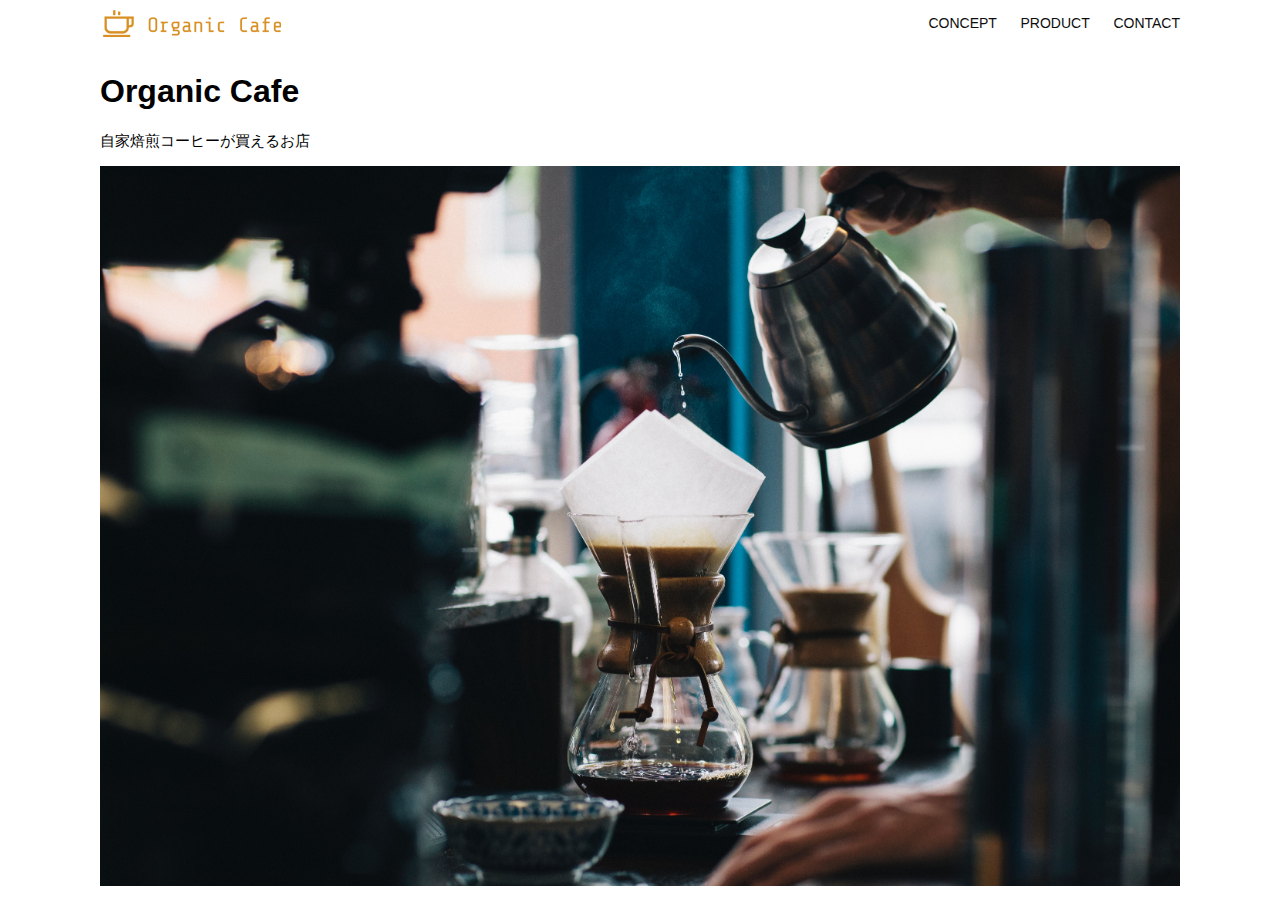
<file: html-css-kadai_013/index.html>
<!DOCTYPE html>
<html>
  <head>
    <title>Organic Cafe</title>
    <meta charset="UTF-8" />
    <meta name="description" content="自家焙煎のコーヒーがお家で楽しめるOrganic Cafe"/>
    <meta name="viewport" content="width=device-width, initial-scale=1.0" />
    <link rel="stylesheet" href="style.css" />
  </head>
  <body>
    <!-- ヘッダー -->
    <header>
      <!-- ロゴ -->
      <a href="index.html" id="logo"><img src="images/logo.png" alt="トップページに戻る"/></a>

      <!-- PC用ナビゲーション -->
      <nav id="nav-pc">
        <a href="index.html#concept">CONCEPT</a>
        <a href="index.html#product">PRODUCT</a>
        <a href="index.html#contact">CONTACT</a>
      </nav>
      <!--スマホ用メニューボタン-->
      <img id="menu-sp" src="images/button-menu.png" alt="ナビゲーションを開く" onclick="document.getElementById('nav-sp').style.display = 'block'">

      <!--スマホ用ナビゲーション-->
      <nav id="nav-sp">
        <ul>
          <li>
            <img id="close" src="images/button-close.png" alt="ナビゲーションを閉じる" onclick="document.getElementById('nav-sp').style.display = 'none'">
          </li>
          <li>
            <a id="logo-sp" href="index.html" onclick="document.getElementById('nav-sp').style.display = 'none'">
              <img src="images/logo-sp.png" alt="トップページに戻る">
            </a>
          </li>
          <li>
            <a class="menu" href="index.html#conceot" onclick="document.getElementById('nav-sp').style.display = 'none'">CONCEPT</a>
          </li>
          <li>
            <a class="menu" href="index.html#product" onclick="document.getElementById('nav-sp').style.display = 'none'">PRODUCT</a>
          </li>
          <li>
            <a class="menu" href="index.html#contact" onclick="document.getElementById('nav-sp').style.display = 'none'">CONTACT</a>
          </li>
        </ul>
      </nav>
    </header>

    <main>
      <article>
        <!-- メインビジュアル -->
        <section id="main-visual">
          <div id="main-message">
            <h1>Organic Cafe</h1>
            <p>自家焙煎コーヒーが買えるお店</p>
          </div>
          <img src="images/main-image.jpg" alt="コーヒーをハンドドリップで淹れる画像"/>
        </section>
      </article>
    </main>
  </body>
</html>
</file>
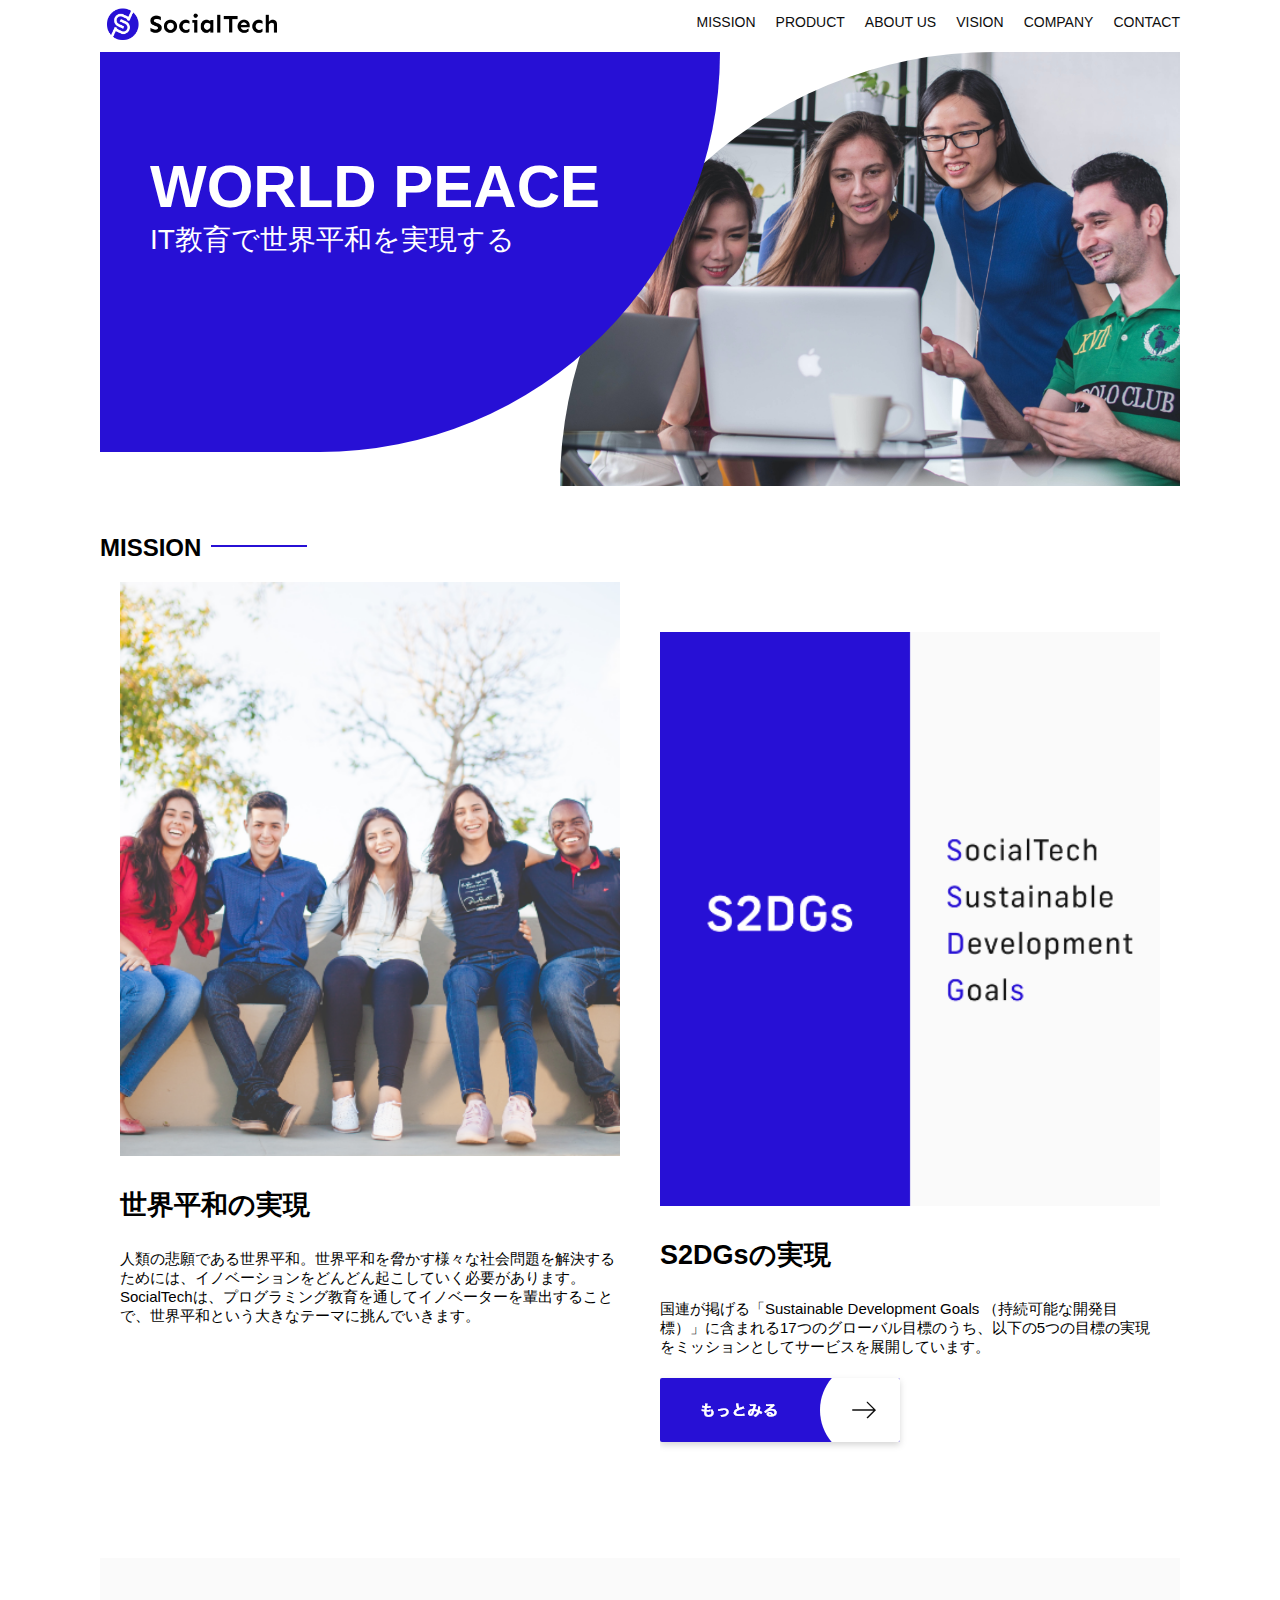
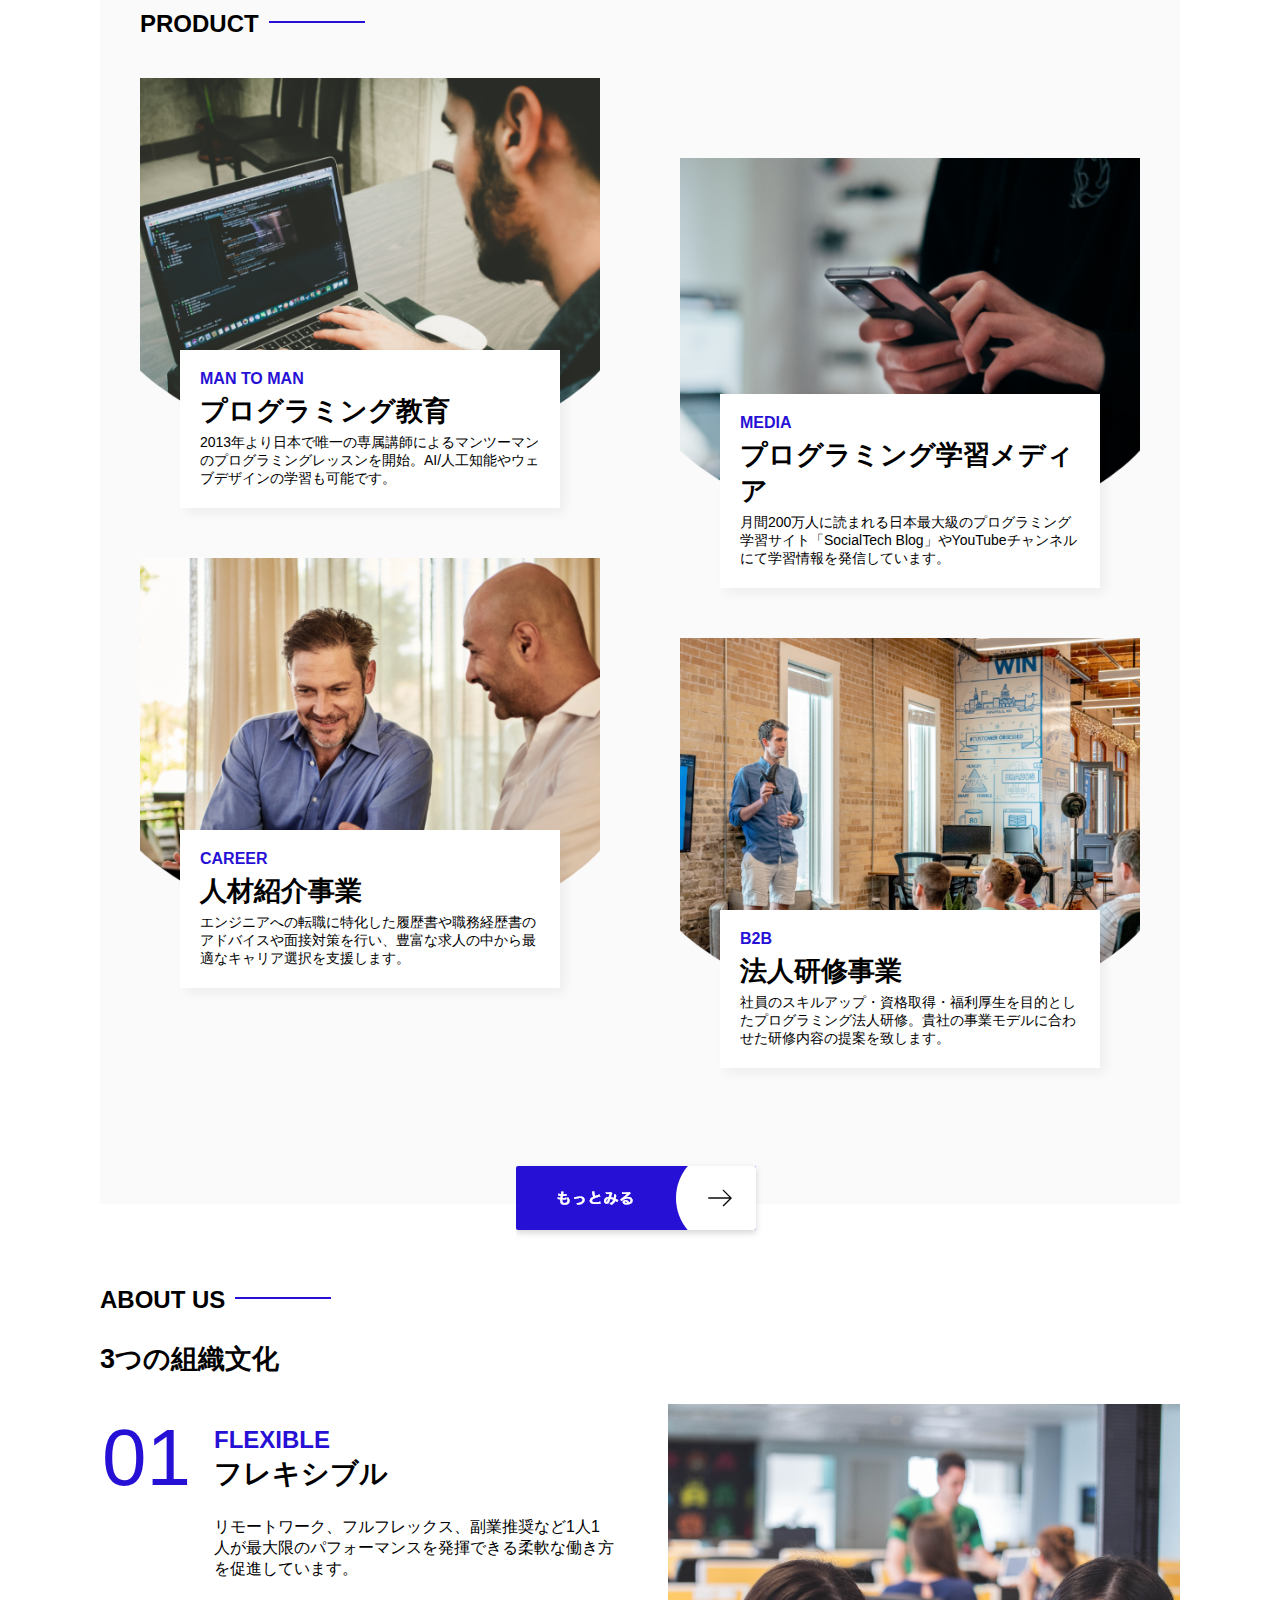
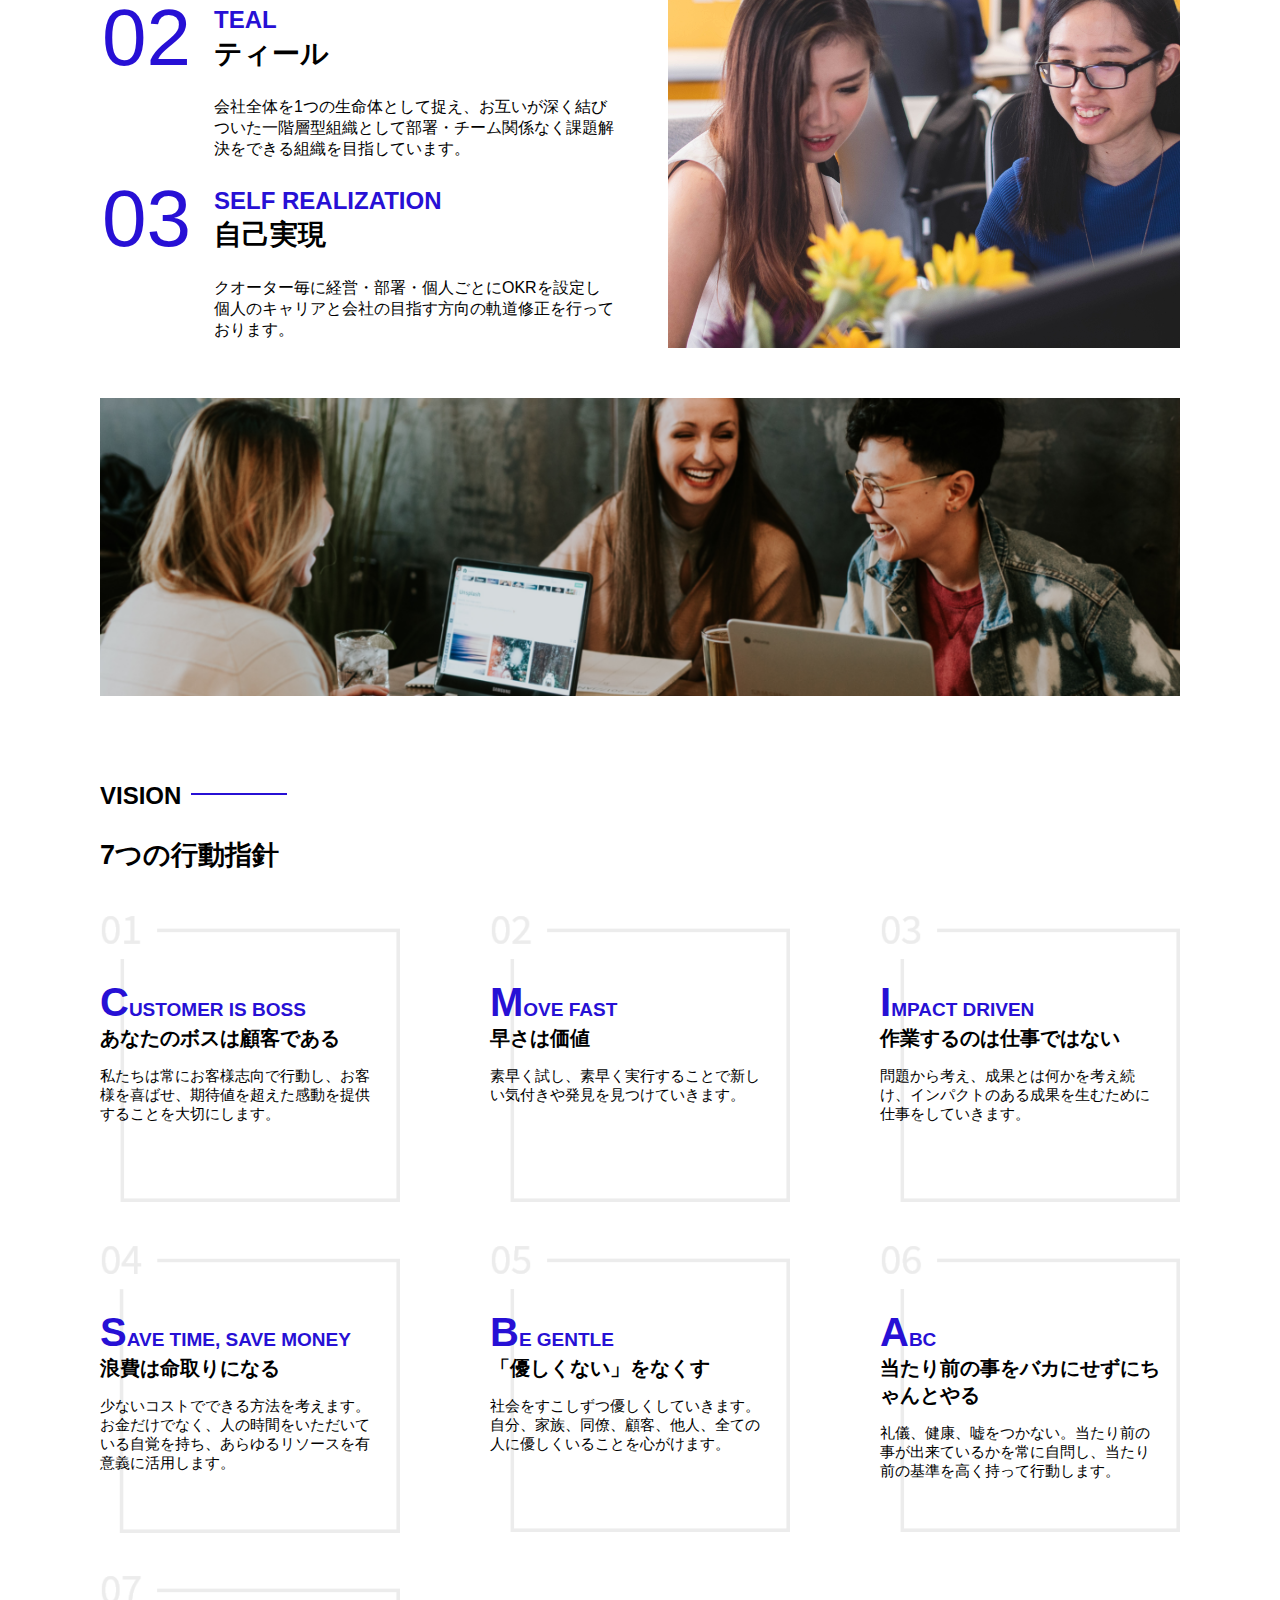
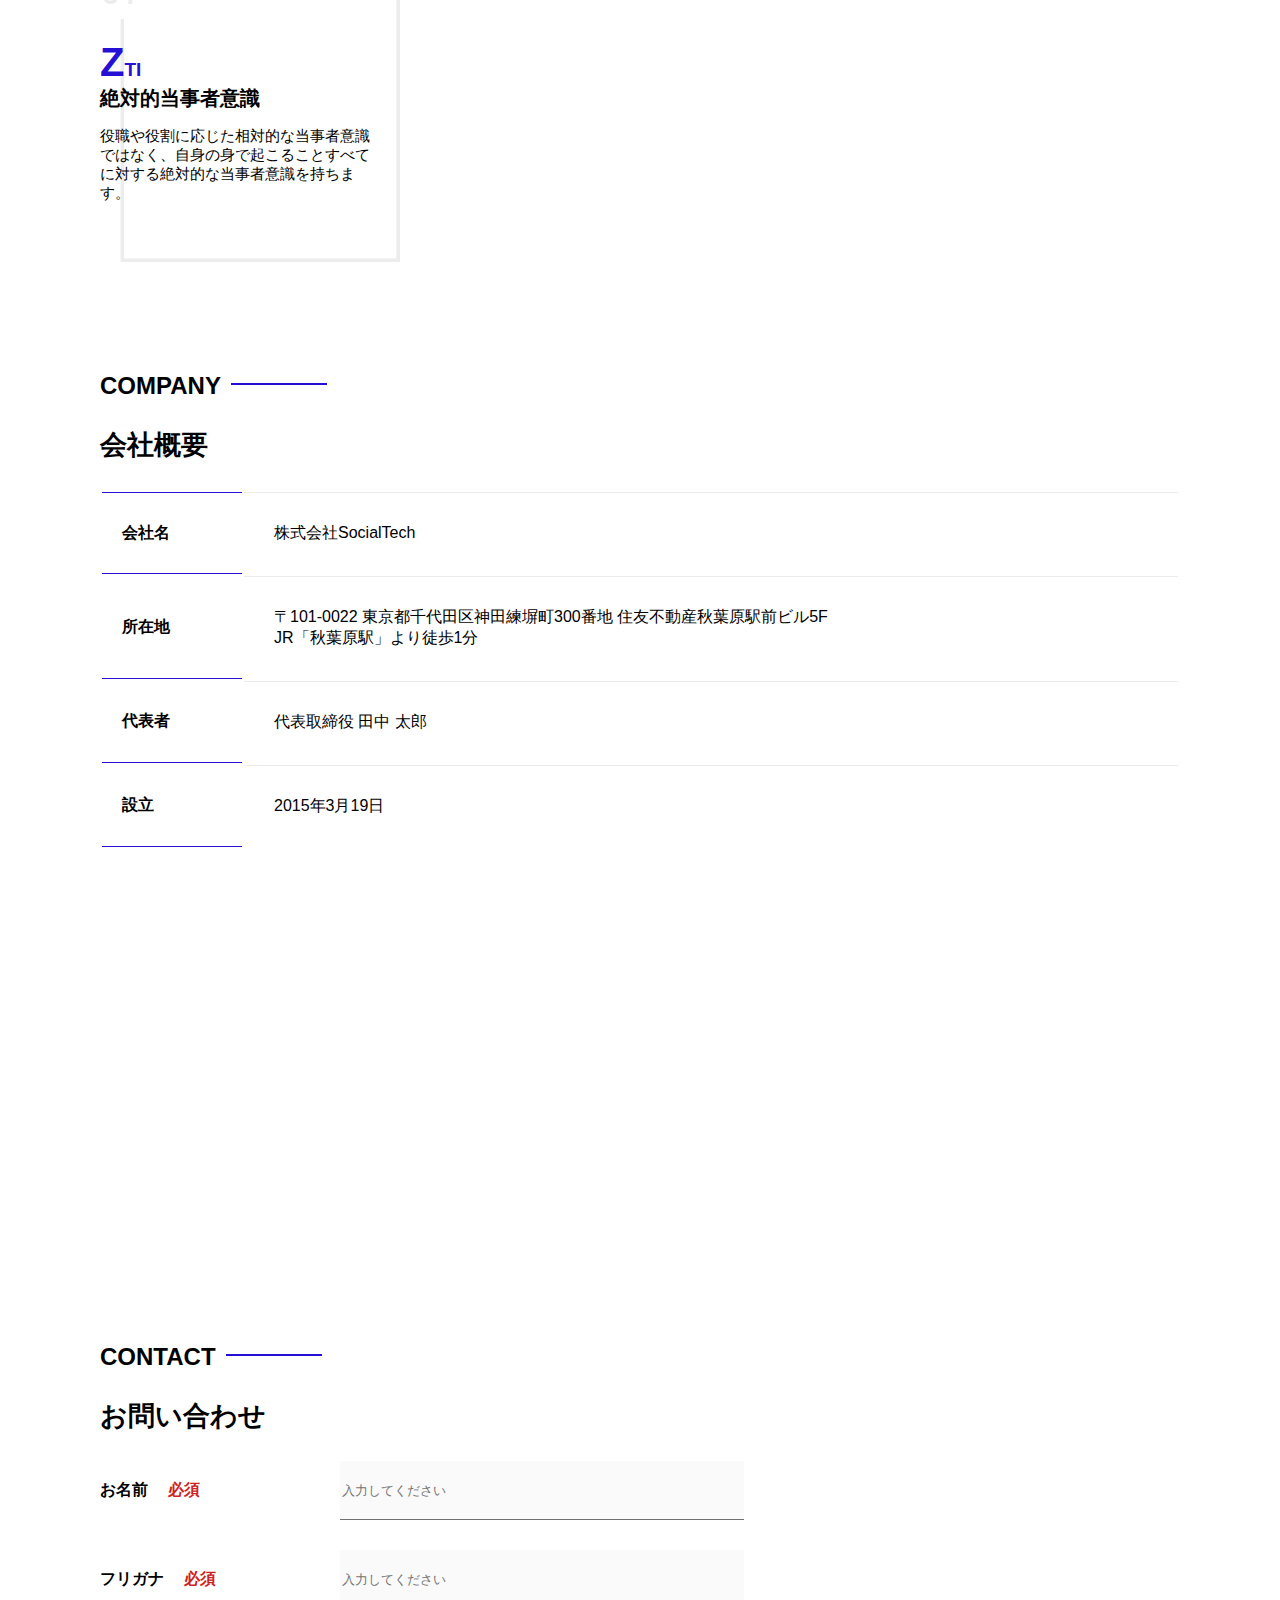
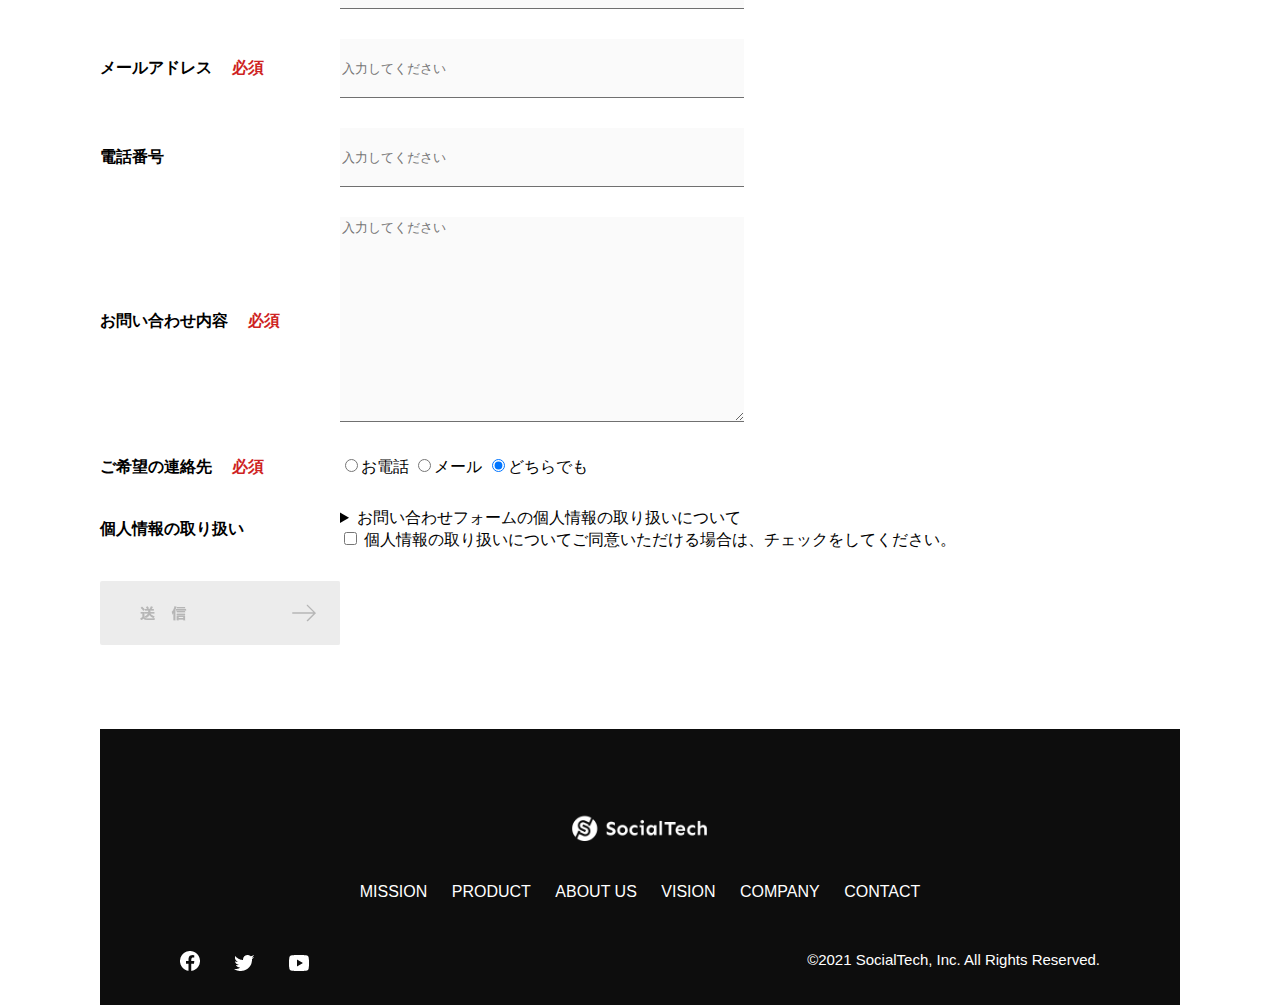
<file: kadai_tutorial_output/index.html>
<!DOCTYPE html>
<html>
    <head>
        <title>SocialTech</title>
        <meta charset="UTF-8">
        <meta name="description" content="SocialTechはEdTech業界のリーディングカンパニーを目指します。">
        <meta name="viewport" content="width=device-width, initial-scale=1.0">
        <link rel="stylesheet" href="style.css">
    </head>
    <body>
        <header>
            <a href="index.html" id="logo">
                <img src="images/logo.png" alt="トップページに戻る">
            </a>

            <nav id="nav-pc">
                <ul>
                    <li><a href="mission.html">MISSION</a></li>
                    <li><a href="product.html">PRODUCT</a></li>
                    <li><a href="index.html#aboutus">ABOUT US</a></li>
                    <li><a href="index.html#vision">VISION</a></li>
                    <li><a href="index.html#company">COMPANY</a></li>
                    <li><a href="index.html#contact">CONTACT</a></li>
                </ul>
            </nav>
            <!--スマホ用メニューボタン-->
            <button id="menu-sp" onclick="document.getElementById('nav-sp').style.display = 'block'">
                <img src="images/button-menu.png" alt="ナビゲーションを開く">
            </button>
            <!--スマホ用ナビゲーション-->
            <div id="nav-sp">
                <button id="close" onclick="document.getElementById('nav-sp').style.display = 'none'">
                    <img src="images/button-close.png" alt="ナビゲーションを閉じる">
                </button>

                <nav>
                    <ul>
                        <li>
                            <a id="logo-sp" href="index.html" onclick="document.getElementById('nav-sp').style.display= 'none'"><img src="images/logo-sp.png" alt="トップページに戻る"></a>
                        </li>
                        <li><a class="menu" href="mission.html" onclick="document.getElementById('nav-sp').style.display ='none'">MISSION</a></li>
                        <li><a class="menu" href="product.html" onclick="document.getElementById('nav-sp').style.display = 'none'">PRODUCT</a></li>
                        <li><a class="menu" href="index.html#aboutus" onclick="document.getElementById('nav-sp').style.display = 'none'">ABOUT US</a></li>
                        <li><a class="menu" href="index.html#vision" onclick="document.getElementById('nav-sp').style.display = 'none'">VISION</a></li>
                        <li><a class="menu" href="index.html#company" onclick="document.getElementById('nav-sp').style.display = 'none'">COMPANY</a></li>
                        <li><a class="menu" href="index.html#contact" onclick="document.getElementById('nav-sp').style.display = 'none'">CONTACT</a></li>
                    </ul>
                </nav>
                <div id="sns">
                    <a href="https://www.facebook.com/sejuku2013">
                        <img src="images/button-facebook.png" alt="Facebookのリンク">
                    </a>
                    <a href="https://twitter.com/samuraijuku">
                        <img src="images/button-twitter.png" alt="Twitterのリンク">
                    </a>
                    <a href="https://www.youtube.com/channel/UCCFOQO5aDK0xXam4cUQXT8g">
                        <img src="images/button-youtube.png" alt="YouTubeのリンク">
                    </a>
                </div>
            </div>
        </header>
        <main>
            <article>
                <section id="main-visual">
                    <div id="main-message">
                        <h1>WORLD PEACE</h1>
                        <p>IT教育で世界平和を実現する</p>
                    </div>
                　　<img src="images/index/index-main.png" alt="PCの周りに集まる多国籍の仲間たち">
                </section>

                <section id="mission">
                    <h2 class="index-h2">MISSION</h2>
                    <div id="mission-flex">
                        <div>
                            <img id="mission-photo" src="images/index/index-mission.png" alt="屋外のベンチで写真を撮影する多国籍の仲間たち">
                            <h3>世界平和の実現</h3>
                            <p>
                                人類の悲願である世界平和。世界平和を脅かす様々な社会問題を解決するためには、イノベーションをどんどん起こしていく必要があります。SocialTechは、プログラミング教育を通してイノベーターを輩出することで、世界平和という大きなテーマに挑んでいきます。
                            </p>
                        </div>
                        <div>
                            <img id="s2dgs" src="images/index/s2dgs.png" alt="S2DGs">
                            <h3>S2DGsの実現</h3>
                            <p>国連が掲げる「Sustainable Development Goals （持続可能な開発目標）」に含まれる17つのグローバル目標のうち、以下の5つの目標の実現をミッションとしてサービスを展開しています。</p>
                            <a href="mission.html">
                                <img src="images/button-more.png" alt="もっとみる">
                            </a>
                        </div>
                    </div>
                </section>

                <section id="product">
                    <h2 class="index-h2">PRODUCT</h2>
                    <div class="product-flex">
                        <div id="product-left">
                            <div>
                                <img class="product-photo" src="images/index/index-mantoman.png" alt="PCでコードを書く男性">
                                <div class="product-explain">
                                    <span>MAN TO MAN</span>
                                    <h3>プログラミング教育</h3>
                                    <p>2013年より日本で唯一の専属講師によるマンツーマンのプログラミングレッスンを開始。AI/人工知能やウェブデザインの学習も可能です。</p>
                                </div>
                            </div>
                            <div>
                                <img class="product-photo" src="images/index/index-career.png" alt="笑顔で話し合う2人の男性">
                                <div class="product-explain">
                                    <span>CAREER</span>
                                    <h3>人材紹介事業</h3>
                                    <p>エンジニアへの転職に特化した履歴書や職務経歴書のアドバイスや面接対策を行い、豊富な求人の中から最適なキャリア選択を支援します。</p>
                                </div>
                            </div>
                        </div>
                        <div id="product-right">
                            <div>
                                <img class="product-photo" src="images/index/index-media.png" alt="スマートフォンを操作する人">
                                <div class="product-explain">
                                    <span>MEDIA</span>
                                    <h3>プログラミング学習メディア</h3>
                                    <p>月間200万人に読まれる日本最大級のプログラミング学習サイト「SocialTech Blog」やYouTubeチャンネルにて学習情報を発信しています。</p>
                                </div>
                            </div>
                            <div>
                                <img class="product-photo" src="images/index/index-b2b.png" alt="講演中の男性とそれを聴く人々">
                                <div class="product-explain">
                                    <span>B2B</span>
                                    <h3>法人研修事業</h3>
                                    <p>社員のスキルアップ・資格取得・福利厚生を目的としたプログラミング法人研修。貴社の事業モデルに合わせた研修内容の提案を致します。</p>
                                </div>
                            </div>
                        </div>
                    </div>
                        <div id="product-more">
                            <a href="product.html">
                                <img src="images/button-more.png" alt="もっとみる">
                            </a>
                        </div>
                </section>
                <!--ABOUT US-->
                <section id="aboutus">
                    <h2 class="index-h2">ABOUT US</h2>
                    <h3>3つの組織文化</h3>
                    <div>
                        <table class="culture-table">
                            <tr>
                                <td class="culture-num">01</td>
                                <th><span class="culture-en">FLEXIBLE</span><br>フレキシブル</th>
                            </tr>
                            <tr>
                                <td>

                                </td>
                                <td class="culture-description">リモートワーク、フルフレックス、副業推奨など1人1人が最大限のパフォーマンスを発揮できる柔軟な働き方を促進しています。</td>
                            </tr>
                            <tr>
                                <td class="culture-num">02</td>
                                <th><span class="culture-en">TEAL</span><br>ティール</th>
                            </tr>
                            <tr>
                                <td>

                                </td>
                                <td class="culture-description">会社全体を1つの生命体として捉え、お互いが深く結びついた一階層型組織として部署・チーム関係なく課題解決をできる組織を目指しています。</td>
                            </tr>
                            <tr>
                                <td class="culture-num">03</td>
                                <th><span class="culture-en">SELF REALIZATION</span><br>自己実現</th>
                            </tr>
                            <tr>
                                <td>

                                </td>
                                <td class="culture-description">クオーター毎に経営・部署・個人ごとにOKRを設定し個人のキャリアと会社の目指す方向の軌道修正を行っております。</td>
                            </tr>
                        </table>
                        <img class="culture-img" src="images/index/index-aboutus1.png" alt="笑顔で話し合う2人の女性">
                    </div>
                    <img class="culture-img2" src="images/index/index-aboutus2.png" alt="笑顔で話し合う3人の男女">
                </section>
                <!--VISION-->
                <section id="vision">
                    <h2 class="index-h2">VISION</h2>
                    <h3>7つの行動指針</h3>
                    <div>
                        <div class="vision-box">
                            <img src="images/index/vision-01.png" alt="01">
                            <div>
                                <h4>CUSTOMER IS BOSS</h4>
                                <h5>あなたのボスは顧客である</h5>
                                <p>私たちは常にお客様志向で行動し、お客様を喜ばせ、期待値を超えた感動を提供することを大切にします。</p>
                            </div>
                        </div>
                        <div class="vision-box">
                            <img src="images/index/vision-02.png" alt="02">
                            <div>
                                <h4>MOVE FAST</h4>
                                <h5>早さは価値</h5>
                                <p>素早く試し、素早く実行することで新しい気付きや発見を見つけていきます。</p>
                            </div>
                        </div>
                        <div class="vision-box">
                            <img src="images/index/vision-03.png" alt="03">
                            <div>
                                <h4>IMPACT DRIVEN</h4>
                                <h5>作業するのは仕事ではない</h5>
                                <p>問題から考え、成果とは何かを考え続け、インパクトのある成果を生むために仕事をしていきます。</p>
                            </div>
                        </div>
                        <div class="vision-box">
                            <img src="images/index/vision-04.png" alt="04">
                            <div>
                                <h4>SAVE TIME, SAVE MONEY</h4>
                                <h5>浪費は命取りになる</h5>
                                <p>少ないコストでできる方法を考えます。お金だけでなく、人の時間をいただいている自覚を持ち、あらゆるリソースを有意義に活用します。</p>
                            </div>
                        </div>
                        <div class="vision-box">
                            <img src="images/index/vision-05.png" alt="05">
                            <div>
                                <h4>BE GENTLE</h4>
                                <h5>「優しくない」をなくす</h5>
                                <p>社会をすこしずつ優しくしていきます。自分、家族、同僚、顧客、他人、全ての人に優しくいることを心がけます。</p>
                            </div>
                        </div>
                        <div class="vision-box">
                            <img src="images/index/vision-06.png" alt="06">
                            <div>
                                <h4>ABC</h4>
                                <h5>当たり前の事をバカにせずにちゃんとやる</h5>
                                <p>礼儀、健康、嘘をつかない。当たり前の事が出来ているかを常に自問し、当たり前の基準を高く持って行動します。</p>
                            </div>
                        </div>
                        <div class="vision-box">
                            <img src="images/index/vision-07.png" alt="07">
                            <div>
                                <h4>ZTI</h4>
                                <h5>絶対的当事者意識</h5>
                                <p>役職や役割に応じた相対的な当事者意識ではなく、自身の身で起こることすべてに対する絶対的な当事者意識を持ちます。</p>
                            </div>
                        </div>
                    </div>
                </section>
                <!--COMPANY-->
                <section id="company">
                    <h2 class="index-h2">COMPANY</h2>
                    <h3>会社概要</h3>
                    <table id="company-table">
                        <tr>
                            <th class="tableheader tableheader-first">会社名</th>
                            <td class="cell cell-first">株式会社SocialTech</td>
                        </tr>
                        <tr>
                            <th class="tableheader">所在地</th>
                            <td class="cell">〒101-0022 東京都千代田区神田練塀町300番地 住友不動産秋葉原駅前ビル5F<br>JR「秋葉原駅」より徒歩1分</td>
                        </tr>
                        <tr>
                            <th class="tableheader">代表者</th>
                            <td class="cell">代表取締役 田中 太郎</td>
                        </tr>
                        <tr>
                            <th class="tableheader">設立</th>
                            <td class="cell">2015年3月19日</td>
                        </tr>
                    </table>
                    <iframe src="https://www.google.com/maps/embed?pb=!1m18!1m12!1m3!1d3240.068855133681!2d139.77207767578852!3d35.69992317258122!2m3!1f0!2f0!3f0!3m2!1i1024!2i768!4f13.1!3m3!1m2!1s0x60188fee13660e23%3A0x77137876edf742ac!2z5L2P5Y-L5LiN5YuV55Sj56eL6JGJ5Y6f6aeF5YmN44OT44Or!5e0!3m2!1sja!2sjp!4v1739628642552!5m2!1sja!2sjp" width="600" height="450" style="border:0;" allowfullscreen="" loading="lazy" referrerpolicy="no-referrer-when-downgrade"></iframe>
                </section>
                <!--お問い合わせフォーム-->
                <section id="contact">
                    <h2 class="index-h2">CONTACT</h2>
                    <h3>お問い合わせ</h3>
                    <form>
                        <div>
                            <div class="contact-heading">
                                <label class="contact-label">お名前<span class="contact-span">必須</span></label>
                            </div>
                            <div>
                                <input type="text" name="name" placeholder="入力してください" class="contact-textbox">
                            </div>
                        </div>
                        <div>
                            <div class="contact-heading">
                                <label class="contact-label">フリガナ<span class="contact-span">必須</span></label>
                            </div>
                            <div>
                                <input type="text" name="hurigana" placeholder="入力してください" class="contact-textbox">
                            </div>
                        </div>
                        <div>
                            <div class="contact-heading">
                                <label class="contact-label">メールアドレス<span class="contact-span">必須</span></label>
                            </div>
                            <div>
                                <input type="text" name="email" placeholder="入力してください" class="contact-textbox">
                            </div>
                        </div>
                        <div>
                            <div class="contact-heading">
                                <label class="contact-label">電話番号</label>
                            </div>
                            <div>
                                <input type="text" name="tel" placeholder="入力してください" class="contact-textbox">
                            </div>
                        </div>
                        <div>
                            <div class="contact-heading">
                                <label class="contact-label">お問い合わせ内容<span class="contact-span">必須</span></label>
                            </div>
                            <div>
                                <textarea class="contact-textarea" placeholder="入力してください" name="message"></textarea>
                            </div>
                        </div>
                        <div>
                            <div class="contact-heading">
                                <label class="contact-label">ご希望の連絡先<span class="contact-span">必須</span></label>
                            </div>
                            <div>
                                <input class="radiobutton" type="radio" value="tel" name="contact" checked><label>お電話</label>
                                <input class="radiobutton" type="radio" value="mail" name="contact" checked><label>メール</label>
                                <input class="radiobutton" type="radio" value="both" name="contact" checked><label>どちらでも</label>
                            </div>
                        </div>
                        <div>
                            <div class="contact-heading">
                                <label class="contact-label">個人情報の取り扱い</label>
                            </div>
                            <div>
                                <details>
                                    <summary>お問い合わせフォームの個人情報の取り扱いについて</summary>
                                    <div>
                                        <dl>
                                            <dt>１．組織の名称又は氏名</dt>
                                            <dd>株式会社SocialTech</dd>
                                            <dt>２．個人情報保護管理者（若しくはその代理人）の氏名又は職名、所属及び連絡先</dt>
                                            <dd>
                                                <p>鈴木 一郎 コーポレート部</p>
                                                <p>メールアドレス：samurai@example.com</p>
                                                <p>TEL：03-1234-5678</p>
                                            </dd>
                                        <dt>３．個人情報の利用目的</dt>
                                            <dd>
                                                <ul>
                                                    <li>・本サービス及び本サービスに関連する情報の提供又はそれらに関する連絡のため</li>
                                                    <li>・ユーザーの本人確認のため</li>
                                                    <li>・当社サービスのご案内のため</li>
                                                    <li>・当社の商品等の広告または宣伝（電子メールによるものを含むものとします。）</li>
                                                </ul>
                                            </dd>
                                        <dt>４．個人情報の取り扱い業務の委託</dt>
                                            <dd>個人情報の取扱業務の全部または一部を外部に業務委託する場合があります。その際、弊社は、個人情報を適切に保護できる管理体制を敷き実行していることを条件として委託先を厳選したうえで、機密保持契約を委託先と締結し、お客様の個人情報を厳密に管理させます。</dd>
                                            <dt>５．個人情報の開示等の請求</dt>
                                            <dd>
                                                お客様は、弊社に対してご自身の個人情報の開示等（利用目的の通知、開示、内容の訂正・追加・削除、利用の停止または消去、第三者への提供の停止）に関して、当社問合わせ窓口に申し出ることができます。<br>
                                                その際、弊社はお客様ご本人を確認させていただいたうえで、合理的な期間内に対応いたします。<br>
                                                なお、個人情報に関する弊社問合わせ先は、次の通りです。
                                            </dd>
                                            <dd>
                                                <p>株式会社SocialTech　個人情報問合せ窓口</p>
                                                <p>〒150-0043　東京都千代田区神田練塀町300番地 住友不動産秋葉原駅前ビル5F</p>
                                                <p>メールアドレス：samurai@example.com　TEL：03-1234-5678</p>
                                            </dd>
 
                                        <dt>６．個人情報を提供されることの任意性について</dt>
                                            <dd>お客様がご自身の個人情報を弊社に提供されるか否かは、お客様のご判断によりますが、もしご提供されない場合には、適切なサービスが提供できない場合がありますので予めご了承ください。</dd>
                                        </dl>
                                 </div>
                                </details>
                                <input type="checkbox" name="agree">
                                <span>個人情報の取り扱いについてご同意いただける場合は、チェックをしてください。</span>
                            </div>
                        </div>
                        <input type="image" src="images/button-submit.png" alt="送信する">
                    </form>
                </section>
            </article>
        </main>

        <footer>
            <div id="footer-logo">
                <img src="images/logo-sp.png" alt="SocialTech">
            </div>
            <div id="footer-link">
                <a href="mission.html">MISSION</a>
                <a href="product.html">PRODUCT</a>
                <a href="index.html#aboutus">ABOUT US</a>
                <a href="index.html#vision">VISION</a>
                <a href="index.html#company">COMPANY</a>
                <a href="index.html#contact">CONTACT</a>
            </div>
            <div id="sns-footer">
                <div class="sns-btns">
                    <a href="https://www.facebook.com/sejuku2013"><img src="images/button-facebook.png" alt="Facebookのリンク"></a>
                    <a href="https://twitter.com/samuraijuku"><img src="images/button-twitter.png" alt="Twitterのリンク"></a>
                    <a href="https://www.youtube.com/channel/UCCFOQO5aDK0xXam4cUQXT8g"><img src="images/button-youtube.png" alt="YouTubeのリンク"></a>
                </div>
                <p id="copyright">&copy;2021 SocialTech, Inc. All Rights Reserved.</p>
            </div>
        </footer>
    </body>

</html>
</file>
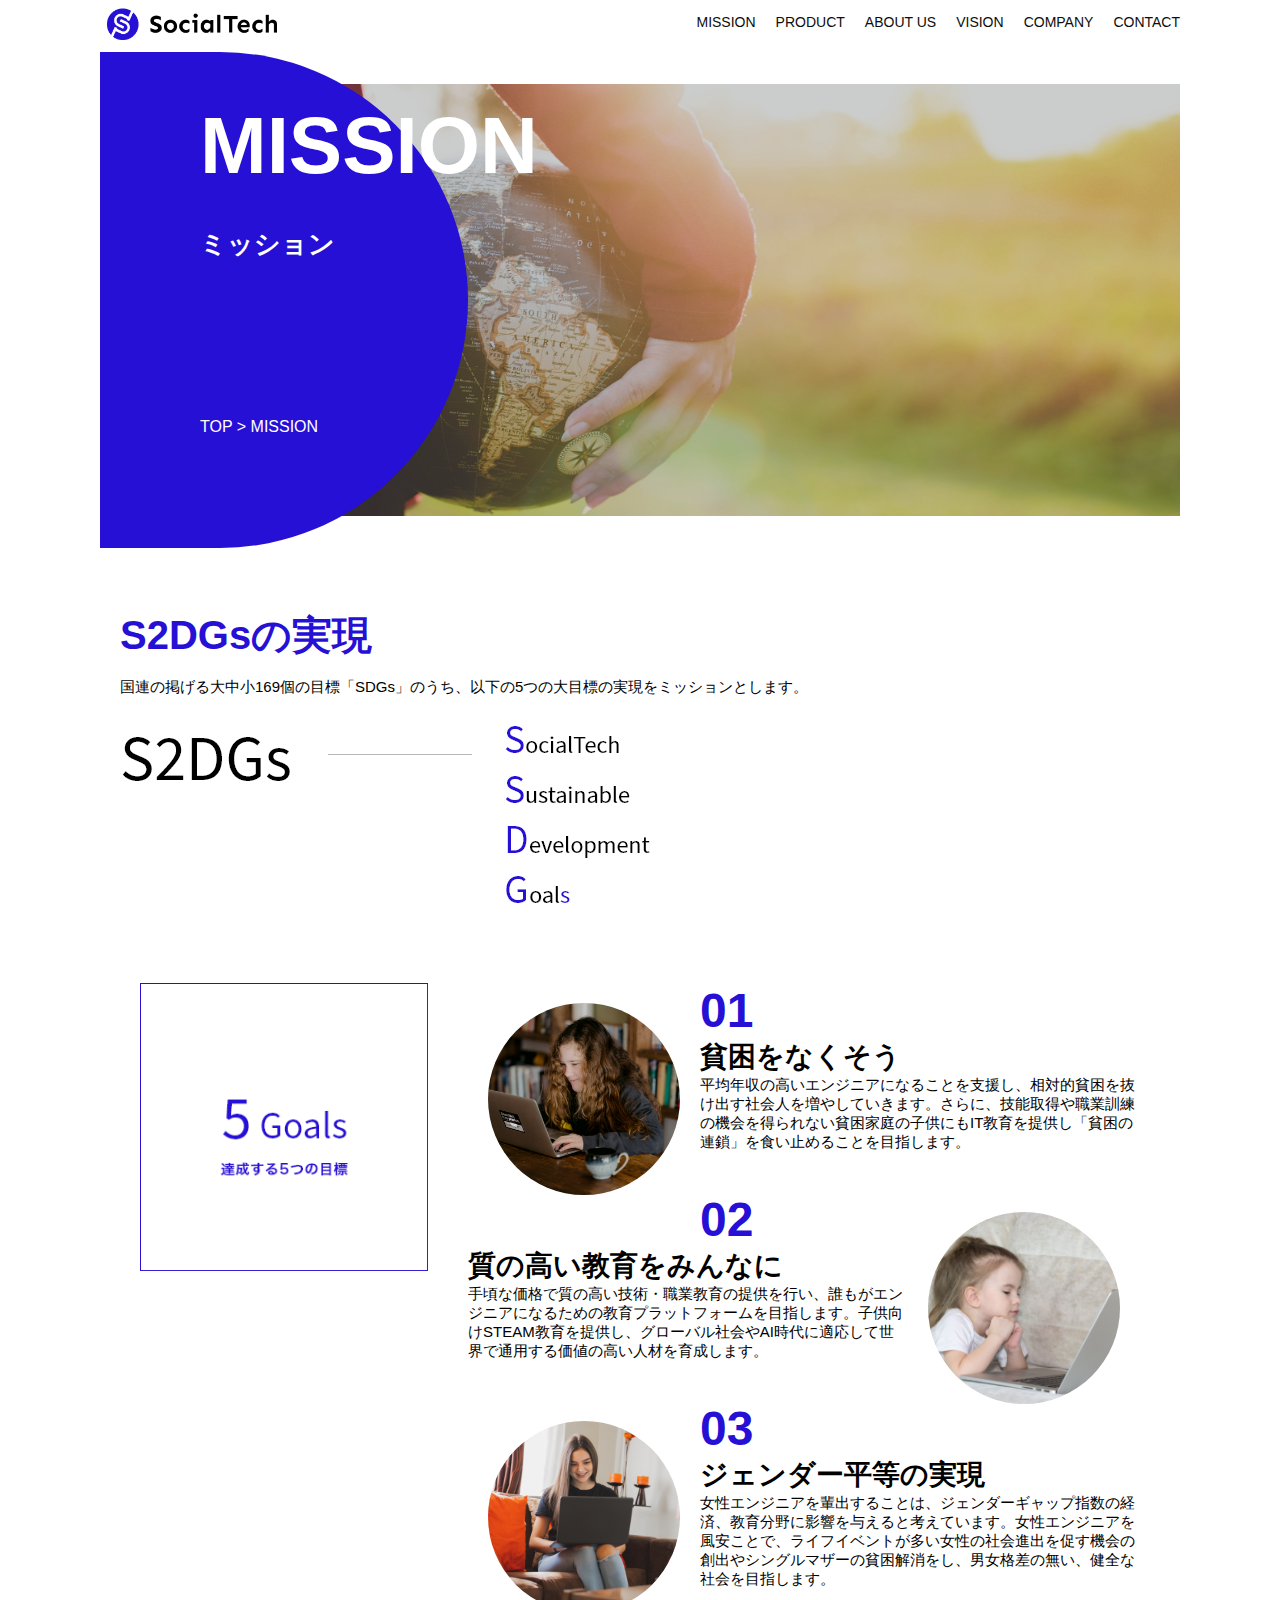
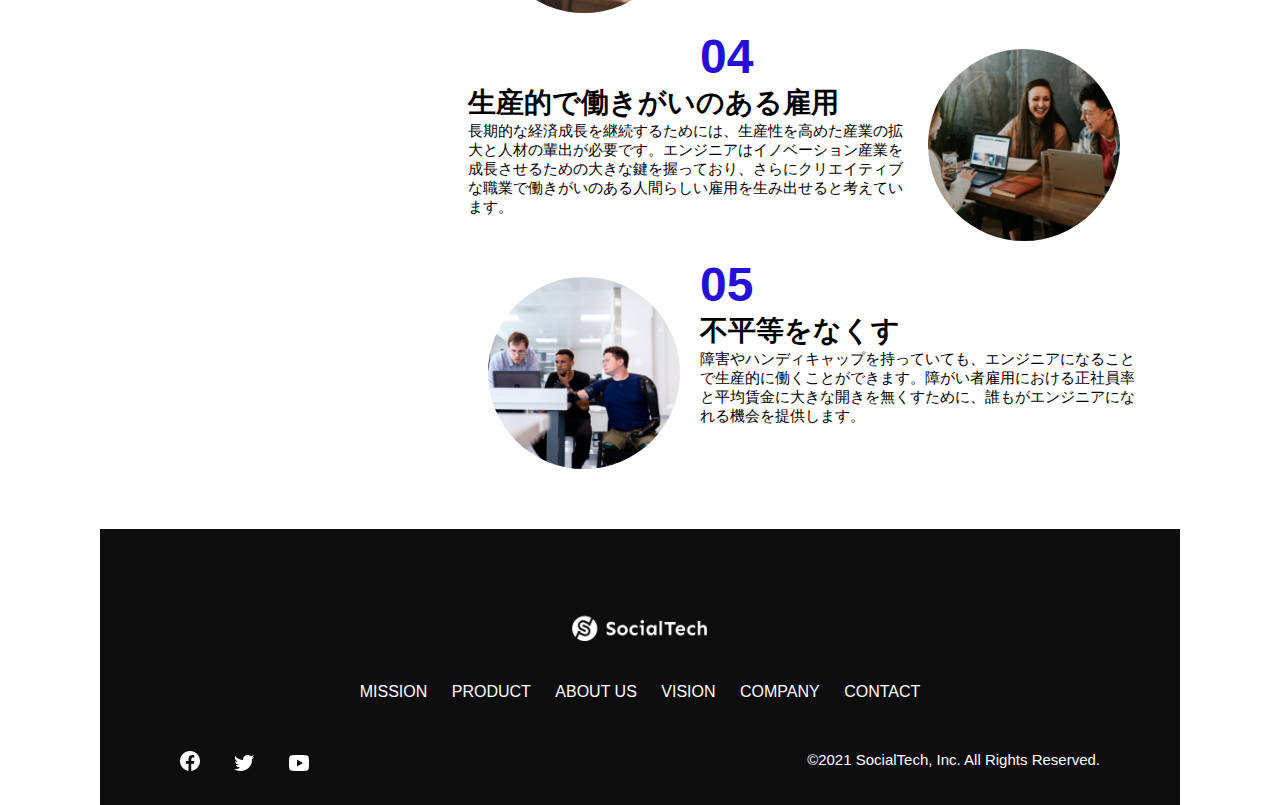
<file: kadai_tutorial_output/mission.html>
<!DOCTYPE html>
<html>
    <head>
        <title>SocialTech - MISSION ミッション -</title>
        <meta charset="UTF-8">
        <meta name="description" content="SocialTechが目指す5つの目標（S2DGs）を紹介します">
        <meta name="viewport" content="width=device-width, initial-scale=1.0">
        <link rel="stylesheet" href="style.css">
    </head>
    <body>
        <!--ヘッダー-->
        <header>
        <!--ロゴ-->
            <a href="index.html" id="logo">
                <img src="images/logo.png" alt="トップページに戻る">
            </a>
<!--PC用ナビゲーション-->
            <nav id="nav-pc">
                <ul>
                    <li><a href="mission.html">MISSION</a></li>
                    <li><a href="product.html">PRODUCT</a></li>
                    <li><a href="index.html#aboutus">ABOUT US</a></li>
                    <li><a href="index.html#vision">VISION</a></li>
                    <li><a href="index.html#company">COMPANY</a></li>
                    <li><a href="index.html#contact">CONTACT</a></li>
                </ul>
            </nav>
            <!--スマホ用メニューボタン-->
            <button id="menu-sp" onclick="document.getElementById('nav-sp').style.display = 'block'">
                <img src="images/button-menu.png" alt="ナビゲーションを開く">
            </button>
            <!--スマホ用ナビゲーション-->
            <div id="nav-sp">
                <button id="close" onclick="document.getElementById('nav-sp').style.display = 'none'">
                    <img src="images/button-close.png" alt="ナビゲーションを閉じる">
                </button>

                <nav>
                    <ul>
                        <li>
                            <a id="logo-sp" href="index.html" onclick="document.getElementById('nav-sp').style.display= 'none'"><img src="images/logo-sp.png" alt="トップページに戻る"></a>
                        </li>
                        <li><a class="menu" href="mission.html" onclick="document.getElementById('nav-sp').style.display ='none'">MISSION</a></li>
                        <li><a class="menu" href="product.html" onclick="document.getElementById('nav-sp').style.display = 'none'">PRODUCT</a></li>
                        <li><a class="menu" href="index.html#aboutus" onclick="document.getElementById('nav-sp').style.display = 'none'">ABOUT US</a></li>
                        <li><a class="menu" href="index.html#vision" onclick="document.getElementById('nav-sp').style.display = 'none'">VISION</a></li>
                        <li><a class="menu" href="index.html#company" onclick="document.getElementById('nav-sp').style.display = 'none'">COMPANY</a></li>
                        <li><a class="menu" href="index.html#contact" onclick="document.getElementById('nav-sp').style.display = 'none'">CONTACT</a></li>
                    </ul>
                </nav>
                <div id="sns">
                    <a href="https://www.facebook.com/sejuku2013">
                        <img src="images/button-facebook.png" alt="Facsbookのリンク">
                    </a>
                    <a href="https://twitter.com/samuraijuku">
                        <img src="images/button-twitter.png" alt="Twitterのリンク">
                    </a>
                    <a href="https://www.youtube.com/channel/UCCFOQO5aDK0xXam4cUQXT8g">
                        <img src="images/button-youtube.png" alt="YouTubeのリンク">
                    </a>
                </div>
            </div>
        </header>

        <main>
            <article>
                <section id="mission-main">
                    <div class="mission-main-inner">
                        <div id="mission-title">
                            <h1>MISSION<br><span>ミッション</span></h1>
                            <p>TOP > MISSION</p>
                        </div>
                    </div>
                </section>

                <section id="mission-s2dgs">
                    <h2 class="mission-h2">S2DGsの実現</h2>
                    <p>国連の掲げる大中小169個の目標「SDGs」のうち、以下の5つの大目標の実現をミッションとします。</p>
                    <img src="images/mission/mission-s2dgs.png" alt="S2DGs">
                </section>

                <section id="mission-five-goals">
                    <div class="five-goals-image">
                        <img src="images/mission/mission-5goals.png" alt="5Goals">
                    </div>
                    <div class="five-goals-read">
                        <div>
                            <img class="fivegoals-image-left" src="images/mission/mission-5goals01.png" alt="PCを操作する女の子">
                            <span class="fivegoals-number">01</span>
                            <h3 class="fivegoals-h3">貧困をなくそう</h3>
                            <p class="fivegoals-p">平均年収の高いエンジニアになることを支援し、相対的貧困を抜け出す社会人を増やしていきます。さらに、技能取得や職業訓練の機会を得られない貧困家庭の子供にもIT教育を提供し「貧困の連鎖」を食い止めることを目指します。</p>
                        </div>
                        <div>
                            <img class="fivegoals-image-right" src="images/mission/mission-5goals02.png" alt="PCを見つめる小さい女の子">
                            <span class="fivegoals-number">02</span>
                            <h3 class="fivegoals-h3">質の高い教育をみんなに</h3>
                            <p class="fivegoals-p">手頃な価格で質の高い技術・職業教育の提供を行い、誰もがエンジニアになるための教育プラットフォームを目指します。子供向けSTEAM教育を提供し、グローバル社会やAI時代に適応して世界で通用する価値の高い人材を育成します。</p>
                        </div>
                        <div>
                            <img class="fivegoals-image-left" src="images/mission/mission-5goals03.png" alt="PCを操作する女性">
                            <span class="fivegoals-number">03</span>
                            <h3 class="fivegoals-h3">ジェンダー平等の実現</h3>
                            <p class="fivegoals-p">女性エンジニアを輩出することは、ジェンダーギャップ指数の経済、教育分野に影響を与えると考えています。女性エンジニアを風安ことで、ライフイベントが多い女性の社会進出を促す機会の創出やシングルマザーの貧困解消をし、男女格差の無い、健全な社会を目指します。</p>
                        </div>
                        <div>
                            <img class="fivegoals-image-right" src="images/mission/mission-5goals04.png" alt="笑顔で話し合う3人の男女">
                            <span class="fivegoals-number">04</span>
                            <h3 class="fivegoals-h3">生産的で働きがいのある雇用</h3>
                            <p class="fivegoals-p">長期的な経済成長を継続するためには、生産性を高めた産業の拡大と人材の輩出が必要です。エンジニアはイノベーション産業を成長させるための大きな鍵を握っており、さらにクリエイティブな職業で働きがいのある人間らしい雇用を生み出せると考えています。</p>
                        </div>
                        <div>
                            <img class="fivegoals-image-left" src="images/mission/mission-5goals05.png" alt="障害を持つ男性が生き生きと働く様子">
                            <span class="fivegoals-number">05</span>
                            <h3 class="fivegoals-h3">不平等をなくす</h3>
                            <p class="fivegoals-p">障害やハンディキャップを持っていても、エンジニアになることで生産的に働くことができます。障がい者雇用における正社員率と平均賃金に大きな開きを無くすために、誰もがエンジニアになれる機会を提供します。</p>
                        </div> 
                    </div>
                </section>

            </article>
        </main>

        <footer>
            <div id="footer-logo">
                <img src="images/logo-sp.png" alt="SocialTech">
            </div>
            <div id="footer-link">
                <a href="mission.html">MISSION</a>
                <a href="product.html">PRODUCT</a>
                <a href="index.html#aboutus">ABOUT US</a>
                <a href="index.html#vision">VISION</a>
                <a href="index.html#company">COMPANY</a>
                <a href="index.html#contact">CONTACT</a>
            </div>
            <div id="sns-footer">
                <div class="sns-btns">
                    <a href="https://www.facebook.com/sejuku2013"><img src="images/button-facebook.png" alt="Facebookのリンク"></a>
                    <a href="https://twitter.com/samuraijuku"><img src="images/button-twitter.png" alt="Twitterのリンク"></a>
                    <a href="https://www.youtube.com/channel/UCCFOQO5aDK0xXam4cUQXT8g"><img src="images/button-youtube.png" alt="YouTubeのリンク"></a>
                </div>
                <p id="copyright">&copy;2021 SocialTech, Inc. All Rights Reserved.</p>
            </div>
        </footer>

    </body>
</html>
</file>
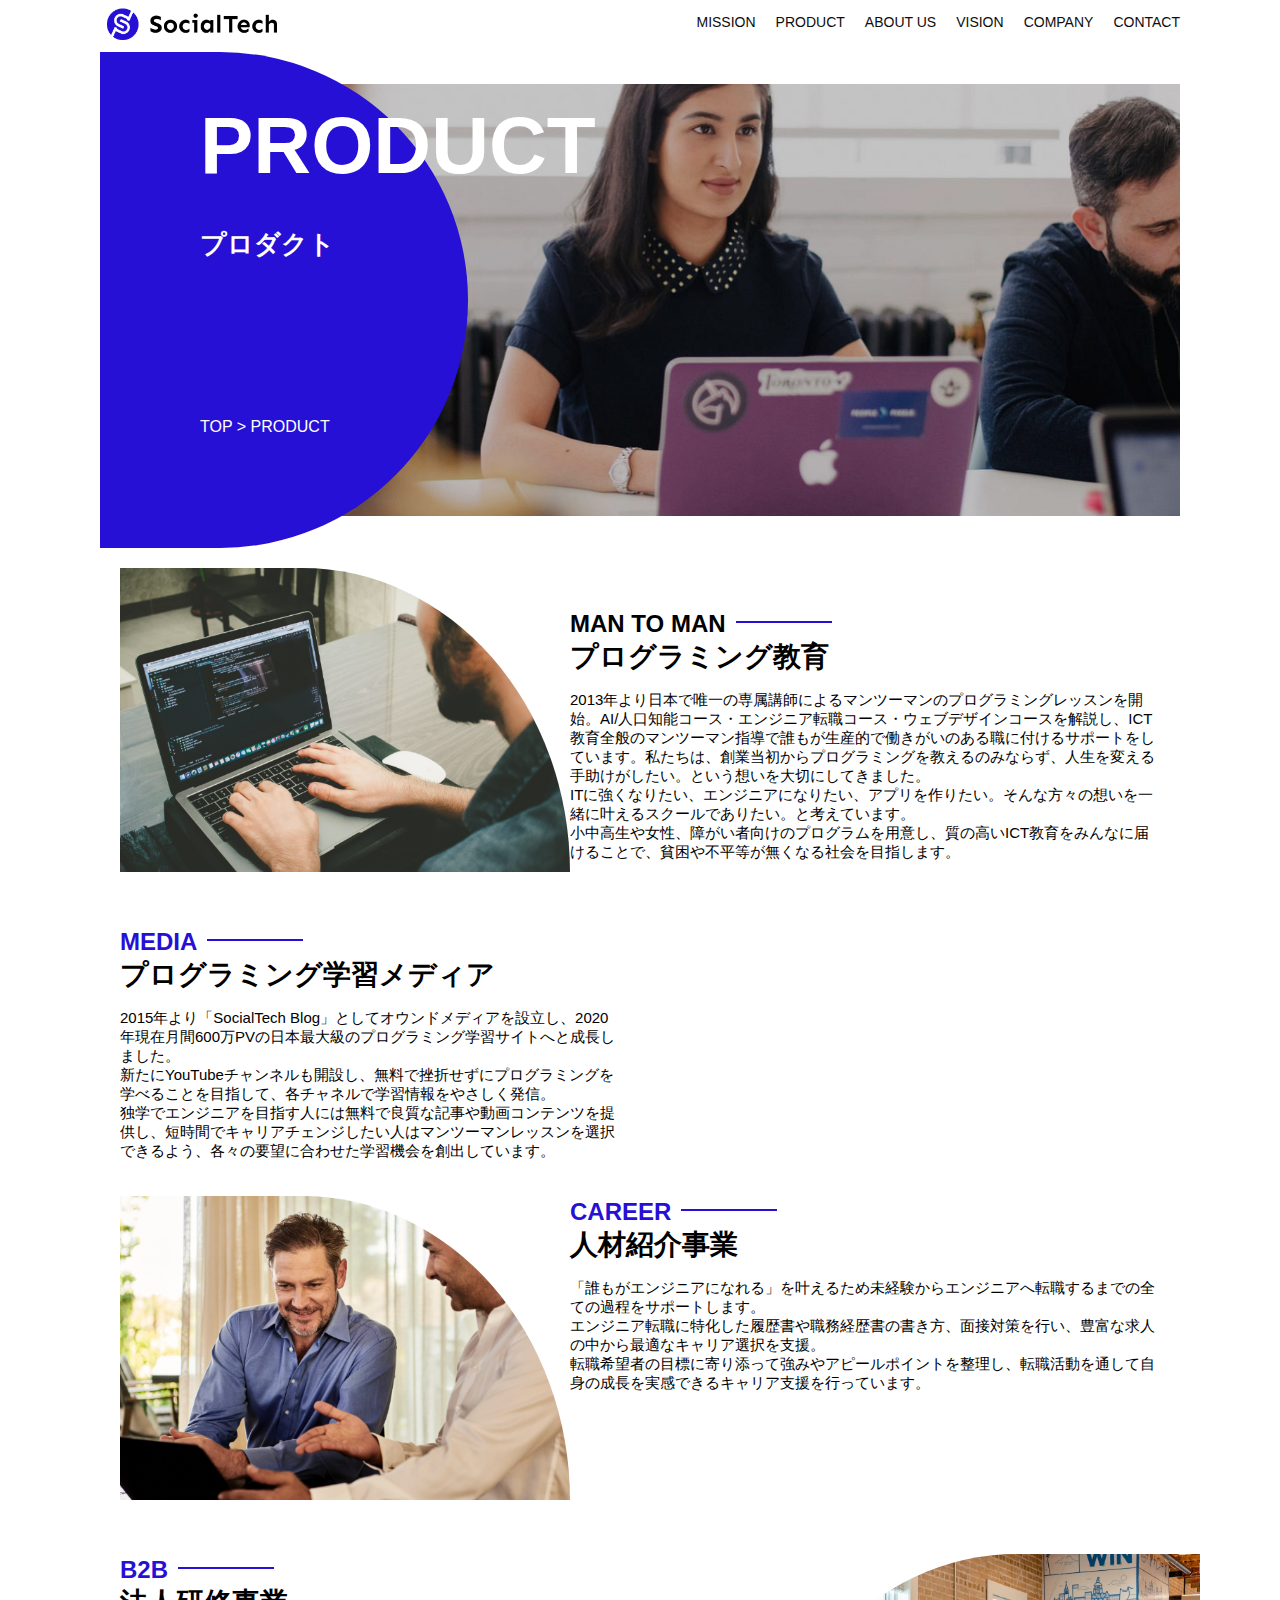
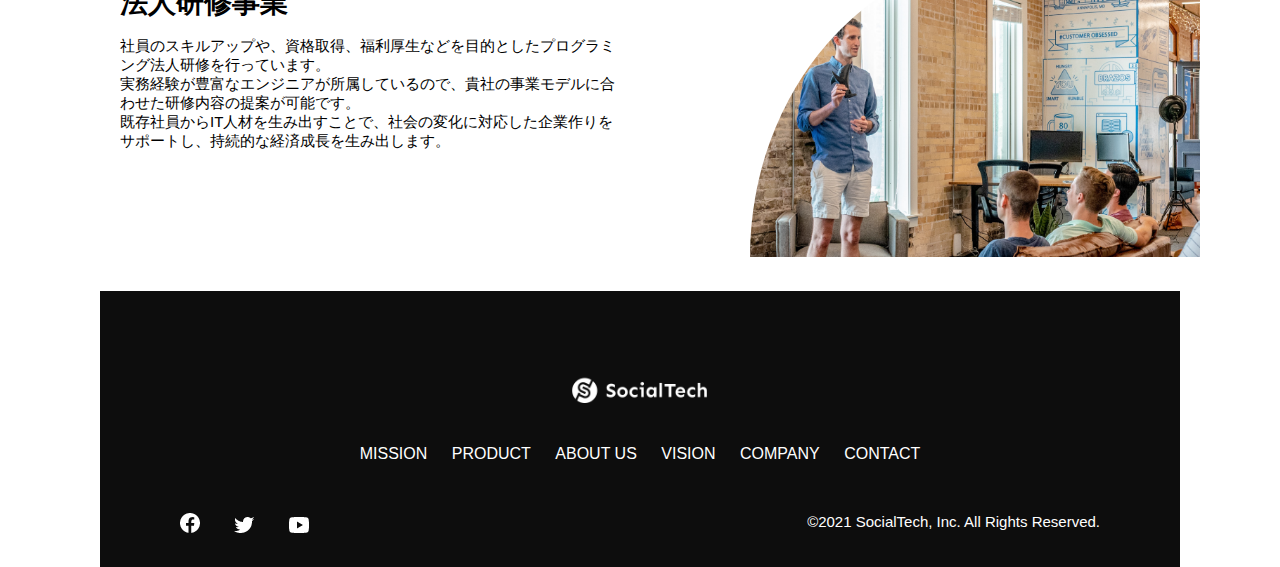
<file: kadai_tutorial_output/product.html>
<!DOCTYPE html>
<html>
    <head>
        <title>SocialTech -PRODUCT プロダクト-</title>
        <meta charset="UTF-8">
        <meta name="description" content="SocialTechの4つのプロダクトを紹介します">
        <meta name="viewport" content="width=device-width, initial-scale=1.0">
        <link rel="stylesheet" href="style.css">
    </head>
    <body>
        <!--ヘッダー-->
        <header>
            <!--ロゴ-->
            <a href="index.html" id="logo">
                <img src="images/logo.png" alt="トップページに戻る">
            </a>

            <!--PCナビゲーション-->
            <nav id="nav-pc">
                <ul>
                    <li><a href="mission.html">MISSION</a></li>
                    <li><a href="product.html">PRODUCT</a></li>
                    <li><a href="index.html#aboutus">ABOUT US</a></li>
                    <li><a href="index.html#vision">VISION</a></li>
                    <li><a href="index.html#company">COMPANY</a></li>
                    <li><a href="index.html#contact">CONTACT</a></li>
                </ul>
            </nav>

            <!--スマホ用メニューボタン-->
            <button id="menu-sp" onclick="document.getElementById('nav-sp').style.display = 'block'">
                <img src="images/button-menu.png" alt="ナビゲーションを開く">
            </button>
            <!--スマホ用ナビゲーション-->
            <div id="nav-sp">
                <button id="close" onclick="document.getElementById('nav-sp').style.display = 'none'">
                    <img src="images/button-close.png" alt="ナビゲーションを閉じる">
                </button>

                <nav>
                    <ul>
                        <li>
                            <a id="logo-sp" href="index.html" onclick="document.getElementById('nav-sp').style.display= 'none'"><img src="images/logo-sp.png" alt="トップページに戻る"></a>
                        </li>
                        <li><a class="menu" href="mission.html" onclick="document.getElementById('nav-sp').style.display ='none'">MISSION</a></li>
                        <li><a class="menu" href="product.html" onclick="document.getElementById('nav-sp').style.display = 'none'">PRODUCT</a></li>
                        <li><a class="menu" href="index.html#aboutus" onclick="document.getElementById('nav-sp').style.display = 'none'">ABOUT US</a></li>
                        <li><a class="menu" href="index.html#vision" onclick="document.getElementById('nav-sp').style.display = 'none'">VISION</a></li>
                        <li><a class="menu" href="index.html#company" onclick="document.getElementById('nav-sp').style.display = 'none'">COMPANY</a></li>
                        <li><a class="menu" href="index.html#contact" onclick="document.getElementById('nav-sp').style.display = 'none'">CONTACT</a></li>
                    </ul>
                </nav>
                <div id="sns">
                    <a href="https://www.facebook.com/sejuku2013">
                        <img src="images/button-facebook.png" alt="Facsbookのリンク">
                    </a>
                    <a href="https://twitter.com/samuraijuku">
                        <img src="images/button-twitter.png" alt="Twitterのリンク">
                    </a>
                    <a href="https://www.youtube.com/channel/UCCFOQO5aDK0xXam4cUQXT8g">
                        <img src="images/button-youtube.png" alt="YouTubeのリンク">
                    </a>
                </div>
            </div>
        </header>
        <main>
            <article>
                <section id="product-main">
                    <div class="product-main-inner">
                        <div id="product-title">
                            <h1>PRODUCT<br><span>プロダクト</span></h1>
                            <p>TOP > PRODUCT</p>
                        </div>
                    </div>
                </section>

                <section class="product-section product-section-left">
                    <div class="product-section-img">
                        <img src="images/product/product-mantoman.png" alt="PCでコードを書く男性">
                    </div>
                    <div class="product-read">
                        <h2 class="product h2">MAN TO MAN</h2>
                        <h3 class="product-h3">プログラミング教育</h3>
                        <p>
                            2013年より日本で唯一の専属講師によるマンツーマンのプログラミングレッスンを開始。AI/人口知能コース・エンジニア転職コース・ウェブデザインコースを解説し、ICT教育全般のマンツーマン指導で誰もが生産的で働きがいのある職に付けるサポートをしています。私たちは、創業当初からプログラミングを教えるのみならず、人生を変える手助けがしたい。という想いを大切にしてきました。<br>ITに強くなりたい、エンジニアになりたい、アプリを作りたい。そんな方々の想いを一緒に叶えるスクールでありたい。と考えています。<br>小中高生や女性、障がい者向けのプログラムを用意し、質の高いICT教育をみんなに届けることで、貧困や不平等が無くなる社会を目指します。
                        </p>
                    </div>
                </section>

                <section class="product-section product-section-right">
                    <div class="product-read">
                        <h2 class="product-h2">MEDIA</h2>
                        <h3 class="product-h3">プログラミング学習メディア</h3>
                        <p>2015年より「SocialTech Blog」としてオウンドメディアを設立し、2020年現在月間600万PVの日本最大級のプログラミング学習サイトへと成長しました。<br>新たにYouTubeチャンネルも開設し、無料で挫折せずにプログラミングを学べることを目指して、各チャネルで学習情報をやさしく発信。<br>独学でエンジニアを目指す人には無料で良質な記事や動画コンテンツを提供し、短時間でキャリアチェンジしたい人はマンツーマンレッスンを選択できるよう、各々の要望に合わせた学習機会を創出しています。</p>
                    </div>
                </section>

                <section class="product-section product-section-left">
                    <div class="product-section-img">
                        <img src="images/product/product-career.png" alt="笑顔で話し合う2人の男性">
                    </div>
                    <div class="product-read">
                        <h2 class="product-h2">CAREER</h2>
                        <h3 class="product-h3">人材紹介事業</h3>
                        <p>「誰もがエンジニアになれる」を叶えるため未経験からエンジニアへ転職するまでの全ての過程をサポートします。<br>エンジニア転職に特化した履歴書や職務経歴書の書き方、面接対策を行い、豊富な求人の中から最適なキャリア選択を支援。<br>転職希望者の目標に寄り添って強みやアピールポイントを整理し、転職活動を通して自身の成長を実感できるキャリア支援を行っています。<br></p>
                    </div>
                </section>

                <section class="product-section product-section-right">
                    <div class="product-read">
                        <h2 class="product-h2">B2B</h2>
                        <h3 class="product-h3">法人研修事業</h3>
                        <p>社員のスキルアップや、資格取得、福利厚生などを目的としたプログラミング法人研修を行っています。<br>実務経験が豊富なエンジニアが所属しているので、貴社の事業モデルに合わせた研修内容の提案が可能です。<br>既存社員からIT人材を生み出すことで、社会の変化に対応した企業作りをサポートし、持続的な経済成長を生み出します。</p>
                    </div>
                    <div class="product-section-img">
                        <img src="images/product/product-b2b.png" alt="講演中の男性とそれを聴く人々">
                    </div>
                </section>

            </article>

        </main>

        <footer>
            <div id="footer-logo">
                <img src="images/logo-sp.png" alt="SocialTech">
            </div>
            <div id="footer-link">
                <a href="mission.html">MISSION</a>
                <a href="product.html">PRODUCT</a>
                <a href="index.html#aboutus">ABOUT US</a>
                <a href="index.html#vision">VISION</a>
                <a href="index.html#company">COMPANY</a>
                <a href="index.html#contact">CONTACT</a>
            </div>
            <div id="sns-footer">
                <div class="sns-btns">
                    <a href="https://www.facebook.com/sejuku2013"><img src="images/button-facebook.png" alt="Facebookのリンク"></a>
                    <a href="https://twitter.com/samuraijuku"><img src="images/button-twitter.png" alt="Twitterのリンク"></a>
                    <a href="https://www.youtube.com/channel/UCCFOQO5aDK0xXam4cUQXT8g"><img src="images/button-youtube.png" alt="YouTubeのリンク"></a>
                </div>
                <p id="copyright">&copy;2021 SocialTech, Inc. All Rights Reserved.</p>
            </div>
        </footer>
    </body>

</html>
</file>
<file: html-css-kadai_013/style.css>
/* PC、スマホ共通スタイル */
body {
  font-family: "Source Sans Pro", "Hiragino Kaku Gothic ProN", Meiryo, Arial,
    sans-serif;
}

p {
  font-size: 15px;
}

#main-visual>img {
  width: 100%;
}

/*================
PC用のスタイル 
=================*/
@media screen and (min-width: 768px) {
  /* 横幅設定 */
  body {
    max-width: 1080px;
    min-width: 960px;
    margin: 0 auto 0 auto;
  }

  /* ヘッダー */
  header {
    display: flex;
    justify-content: space-between;
  }

  /* ナビゲーションのレイアウト */
  #nav-pc {
    text-align: right;
    font-size: 14px;
    padding-top: 15px;
  }

  /* ナビゲーションのリンクの装飾設定 */
  #nav-pc>a {
    text-decoration: none;
    margin-left: 20px;
  }

  #nav-pc>a:link {
    color: #0d0d0d;
  }

  #nav-pc>a:visited {
    color: #0d0d0d;
  }

  #nav-pc>a:hover {
    color: #0d0d0d;
    text-decoration: underline;
  }

  #nav-pc>a:active {
    color: #0d0d0d;
  }
  #menu-sp{
    display: none;
  }
  #nav-sp{
    display: none;
  }
}
/*================
スマホ用のスタイル
================*/
@media screen and (max-width: 767px) {
  /*PC用ナビゲーションの非表示*/
  #nav-pc {
    display: none;
  }

  /*ハンバーガーメニュー*/
  body{
    min-width: 375px;
    margin: 0;
  }
  #menu-sp{
    float: right;
    padding: 0;
  }
  #nav-sp {
    background-color: #ce933e;
    position:absolute;
    left: 0;
    top: 0;
    height: 100%;
    width: 100%;
    display: none;
    z-index: 100;
  }
  #nav-sp ul{
    padding-left: 0;
  }
  #nav-sp li{
    list-style: none;
  }
  #close{
    position: absolute;
    top: 20px;
    right: 20px;
  }
  #logo-sp{
    margin: 80px 0px 30px 20px;
  }
  #nav-sp a {
    display: block;
  }
  #nav-sp a:link{
    color: #ffffff;
  }
  #nav-sp a:visited{
    color: #ffffff;
  }
  #nav-sp a:hover{
    color: #ffffff;
    text-decoration: underline;
  }
  #nav-sp a:active{
    color: #ffffff;
  }
  #nav-sp .menu {
    text-decoration: none;
    display: block;
    margin: 0 20px 0 20px;
    height: 44px;
    font-size: 16px;
    background-image: url("images/arrow.png");
    background-repeat: no-repeat;
    background-position: right top;
  }
}
</file>
<file: kadai_tutorial_output/style.css>
*{
    box-size: border-box;
}

p{
    font-size: 15px;
}

body{
    max-width: 1080px;
    margin: 0 auto 0 auto;
    font-family: "Source Sans Pro", "Hiragino Kaku Gothic ProN", Meiryo, Arial, sans-serif;
}

header{
    display: flex;
    justify-content: space-between;
}
/*ナビゲーションのレイアウト*/
#nav-pc{
    font-size: 14px;
}

#nav-pc ul{
    display: flex;
    padding-left: 0;
}

#nav-pc li{
    list-style: none;
}

#nav-pc a {
    text-decoration: none;
    margin-left: 20px;
    color: #0d0d0d;
}
/*ナビゲーションのリンクの装飾設定*/
#nav-pc a:hover{
    text-decoration: underline;
}

 /*スマホ用ナビを非表示*/
#nav-sp,
#menu-sp{
    display: none;
}

#main-visual{
    position: relative;
    height: 400px;
}

#main-message{
    position: absolute;
    top: 0;
    left: 0;
    background-color:  #2710d5;
    color: #ffffff;
    border-radius: 0 0 476px 0;
    max-width: 620px;
    height: 100%;
    width: 100%;
    z-index: 11;
}

#main-message > h1 {
    font-size: 60px;
    margin: 100px 0 0 50px;
}
#main-message > p {
    font-size: 28px;
    margin: 0 0 0 50px;
}

#main-visual > img {
    max-width: 620px;
    border-radius: 476px 0 0 0;
    position: absolute;
    top: 0;
    right: 0;
    z-index: 10;
}

h2{
    margin: 40px 0 0 0;
}

h2::after{
    content: url("images/line.png");
    margin-left: 10px;
}

h3{
    font-size: 27px;
}

#mission{
    margin: 80px auto 80px auto;
}

#mission-flex{
    display: flex;
}

#mission-flex > div{
    width: 50%;
    margin: 20px;
}

#mission-photo{
    width: 100%;
}

#s2dgs{
    margin-top:  50px;
    width: 100%;
}

#product{
    background-color: #fafafa;
    margin: 80px 0 80px 0;
    padding: 10px 40px 0px 40px;
}

#product .product-flex{
    margin-top: 40px;
    display: flex;
}

#product-left{
    width: 50%;
    margin-right: 20px;
}

#product-right{
    width: 50%;
    margin-left: 20px;
    margin-top: 80px;
}

#product-left > div{
    position: relative;
    height: 480px;
    margin-right: 20px;
}

#product-right > div{
    position: relative;
    height: 480px;
    margin-left: 20px;
}

.product-photo{
    width: 100%;
}

.product-explain{
    background-color: #ffffff;
    position: absolute;
    left: 0;
    bottom: 50px;
    margin: 0 40px 0 40px;
    padding: 20px;
    box-shadow: 5px 5px 10px rgba(0, 0, 0, 0.05);
}

.product-explain > span {
    color: #2710d5;
    font-weight: bold;
    font-size: 16px;
    margin: 0;
}

.product-explain > h3{
    margin: 5px 0 5px 0;
}

.product-explain > p{
    font-size: 14px;
    margin: 0;
}

#product-more{
    text-align: center;
}

#product-more a {
    position: relative;
    bottom: -42px;
}
#aboutus{
    margin: 80px auto 80px auto;
}
#aboutus > div{
    display: flex;
}
.culture-img{
    width: 50%;
    align-self: flex-start;
}

.culture-img2{
    margin-top: 50px;
    width: 100%;
}

.culture-table{
    margin-right: 50px;
}

.culture-num{
    font-size: 80px;
    color: #2710d5;
    padding: 0 20px 0 0;
}
.culture-table th {
    text-align: left;
    font-size: 28px;
    font-weight: bold;
}
.culture-en{
    color: #2710d5;
    font-size: 24px;
}
.culture-description{
    margin: 0;
}
/*ビジョン*/
#vision{
    margin: 80px auto 80px auto;
}

/*セクション内の外枠*/
#vision > div{
    display: flex;
    justify-content: space-between;
    flex-wrap: wrap;
}

/*7つの行動指針の枠*/
.vision-box{
    width: 300px;
    height: 300px;
    margin-bottom: 30px;
    position: relative;
}

.vision-box >img {
    width: 100%;
    position: relative;
    z-index: 30;
}

.vision-box > div {
    position: absolute;
    top: 0;
    left: 0;
    z-index: 31;
    margin-right: 20px;
}

.vision-box > div > h4{
    color: #2710d5;
    font-size: 19px;
    margin: 80px 0 0 0;
}

.vision-box > div > h4::first-letter{
    font-size: 40px
}

.vision-box > div >h5{
    font-size:  20px;
    margin: 0 0 0 0;
}

.vision-box > box > p{
    margin: 10px 0 0 0;
}
/*会社概要*/
#company{
    margin: 80px auto 80px auto;
}

#company-table{
    width: 100%;
}

.tableheader{
    text-align: left;
    padding: 20px;
    border-bottom-color: #2710d5;
    border-bottom-width: 1px;
    border-bottom-style: solid;
    width: 100px;
}

.tableheader-first{
    border-top-color: #2710d5;
    border-top-width: 1px;
    border-top-style: solid;
}

.cell{
    padding: 30px;
    border-top-color: #ececec;
    border-top-width: 1px;
    border-top-style: solid;
}

.cell-first{
    border-top-color: #ececec;
    border-top-width: 1px;
    border-top-style: solid;
}

#company > iframe{
    width: 100%;
    height: 368px;
    margin-top: 40px;
}

/*お問い合わせ*/
#contact{
    margin: 80px auto 80px auto;
}

/*外枠*/
#contact > form > div{
    display: flex;
    flex-direction: row;
    flex-wrap: wrap;
    padding-bottom: 30px;
}

/*左列の見出し*/
.contact-heading{
    width: 240px;
    align-self: center;
}
/*見出しのラベル*/
.contact-label{
    font-weight: bold;
}
/*必須*/
.contact-span{
    color: #ce2222;
    margin: 0 0 0 20px;
    font-weight: bold;
}
/*テキストボック*/
.contact-textbox{
    border-top: 0px;
    border-left: 0px;
    border-right: 0px;
    border-bottom-width: 1px;
    border-bottom-color: #707070;
    border-style: solid;
    background-color: #fafafa;
    width: 400px;
    height: 56px;
}
.contact-textarea{
    border-top: 0px;
    border-left: 0px;
    border-right: 0px;
    border-bottom-width: 1px;
    border-bottom-color: #707070;
    background-color: #fafafa;
    width: 400px;
    height: 200px;
}
/*個人情報の取り扱い*/
#contact dt{
    font-weight: bold;
}

#contact dd{
    margin: 0 0 16px 0;
}

#contact dd p{
    margin: 0;
}

#contact dd ul{
    padding-left: 0;
}

#contact dd li{
    margin-bottom: 0;
    list-style: none;
}

footer{
    background-color: #0d0d0d;
    text-align: center;
    padding: 80px 80px 30px 80px;
}

#footer-logo{
    margin-bottom: 30px;
}

#footer-link{
    margin-bottom: 50px;
}

#footer-link > a {
    text-decoration: none;
    margin: 10px;
    color: #ffffff;
}

#footer-link > a:hover{
    text-decoration: underline;
}

#sns-footer{
    display: flex;
    justify-content: space-between;
    text-align: left;
}

#sns-footer a {
    margin-right: 30px;
}

#copyright{
    color: #ffffff;
    margin: 0;
}

/*mission.html用スタイル*/
/*ミッションのメインビジュアル*/
.mission-main-inner{
    background-image: url(images/mission/mission-main.png);
    background-repeat: no-repeat;
    background-position-y: center ;
}

#mission-title{
    background-color: #2710d5;
    width: 368px;
    color: #ffffff;
    height: 496px;
    border-radius: 0 248px 248px 0;
    position: relative;
}

#mission-title h1{
    position: absolute;
    top: 0;
    left: 100px;
    font-size: 80px;
    line-height: 1;
}

#mission-title h1 span{
    font-size: 26px;
}

#mission-title > p {
    position: absolute;
    top: 350px;
    left: 100px;
    font-size: 16px;
}

/*ミッションページ　S2DGsの設定*/
#mission-s2dgs{
    padding: 20px;
}
.mission-h2{
    color: #2710d5;
    font-size: 40px;
}
.mission-h2::after{
    content: none;
}

/*ミッションページ　5つのゴールの設定*/
#mission-five-goals{
    padding: 20px;
    display: flex;
}

#mission-five-goals .five-goals-image{
    width: 30%;
    padding: 20px;
}

#mission-five-goals .five-goals-image img{
    width: 100%;
}

#mission-five-goals .five-goals-read {
    width: 70%;
    padding: 20px;
}

#mission-five-goals .five-goals-read > div {
    margin-bottom: 40px;
}

.fivegoals-image-right{
    float: right;
    margin: 20px;
}

.fivegoals-image-left{
    float: left;
    margin: 20px;
}

.fivegoals-number{
    color: #2710d5;
    font-size: 48px;
    font-weight: bold;
    margin: 0;
}

.fivegoals-h3{
    font-size: 28px;
    margin: 0;
}

.fivegoals-p{
    margin: 0;
}

/*プロダクトページ*/
.product-main-inner{
    background-image: url("images/product/product-main.png");
    background-repeat: no-repeat;
    background-position-y: center;
}

#product-title{
    background-color: #2710d5;
    width: 368px;
    color: #ffffff;
    height: 496px;
    border-radius: 0 248px 248px 0;
    position: relative;
}

#product-title h1{
    position: absolute;
    top: 0;
    left: 100px;
    font-size: 80px;
    line-height: 1;
}

#product-title h1 span{
    font-size: 26px;
}

#product-title > p {
    position: absolute;
    top: 350px;
    left: 100px;
    font-size: 16px;
}

/*セクション*/
.product-section{
    display: flex;
    padding: 20px 20px 0;
}

.product-section .product-section-img{
    width: 450px;
}

/*左が画像のセクション*/
.product-section-left .product-section-img img{
    width: 100%;
    padding: 0 40px 30px 0;
    border-radius: 0 432px 0 0;
}

.product-section-left .product-read{
    width: 50%;
    flex-grow: 1;
}

.product-section-left .product-read p{
    margin-bottom: 0;
}

/*右が画像のセクション*/
.product-section-right{
    justify-content: space-between;
}

.product-section-right .product-section-img img{
    width: 100%;
    padding: 0 0 30px 40px;
    border-radius: 432px 0 0 0;
}

.product-section-right .product-read{
    width: 500px;
}

.product-h2{
    color:#2710d5;
    font-size: 24px;
    margin: 0;
}

.product-h3{
    font-size: 28px;
    margin: 0;
}

/*======================
　スマートフォン用のスタイル
========================*/
@media screen and (max-width: 767px) {
    /*PC用ナビゲーション非表示*/
    #nav-pc {
        display: none;
    }

    /*ハンバーガーメニュー*/
    #menu-sp{
        display: block;
        background-color: transparent;
        float: right;
        padding: 0;
        border: none;
    }

    /*スマホ用ナビゲーションの表示切替*/
    /*初期状態、レイアウトの非表示切替*/
    #nav-sp{
        background-color: #2710d5;
        position: fixed;
        left: 0;
        top: 0;
        height: 100%;
        width: 100%;
        display: none;
        z-index: 100;
    }

    /*×ボタン*/
    #close {
    position: absolute;
    top: 20px;
    right: 20px;
    background-color: transparent;
    border: none;
    }

    #nav-sp nav ul{
    padding-left: 0;
    }

    #nav-sp nav li{
    list-style: none;
    }

    /*ナビゲーションメニュー用ロゴ*/
    #logo-sp{
    margin: 80px 0 30px 20px;
    }

    /*ナビゲーションのリンクの装飾設定*/
    #nav-sp nav a{
    display: block;
    color: #ffffff;
    }

    #nv-sp nav a:hover{
    text-decoration: underline;
    }

    #nav-sp .menu{
    text-decoration: none;
    margin: 0 20px 0 20px;
    height: 44px;
    font-size: 16px;
    background-image: url("images/arrow.png");
    background-repeat: no-repeat;
    background-position: right top;
    }

    #sns{
        position: absolute;
        bottom: 20px;
        left: 20px
    }

    #sns > a{
        margin-right: 30px
    }
    /*メインビジュアル*/
 #main-visual{
    position: relative;
    height: 470px;
 }

 #main-visual > div{
    text-align: center;
    height: 280px;
 }

 #main-visual h1{
    font-size: 28px;
    margin: 90px 0 0 0;
 }

 #main-visual > div > p{
    margin: 0;
    font-size: 15px;
 }

 #main-visual > img{
    width: 100%;
    border-radius: 476px 0 0 0;
    top: auto;
    bottom: 0;
 }

 /*見出し*/
 h2{
    margin: 15px 0 15px 0;
 }

 h3{
    font-size: 24px;
    margin: 10px 0 0 0;
 }
 /*ミッション*/
 #mission{
    margin: 20px 0 20px 0;
    padding: 0 20px 0 20px;
 }
 #mission-flex{
    flex-direction: column;
 }

 #mission-flex > div{
    width: 100%;
    margin: 0;
 }

 /*プロダクト*/
 #product{
    margin: 0;
    padding: 10px 20px 0 20px;
 }

 /*外枠*/
 #product .product-flex{
    flex-direction: column;
    margin-top: 0;
 }

 /*左右のカラム　スマホでは縦並び*/
 #product-left,
 #product-right{
    width: 100%;
    margin: 0;
 }

 /*画像+説明の枠*/
 #product-left > div,
 #product-right > div {
    height: auto;
    margin: 0;
 }

 /*説明文の枠*/
 .product-explain{
    position:relative;
    margin: 0;
 }

 .product-explain > h3 {
    margin: 10px 0 10px 0;
    font-size: 24px;
 }

 /*もっと見るボタン*/
 #product-more{
    text-align: left;
 }

 /*ABOUT US*/
 #aboutus {
    margin: 80px 20px 80px 20px;
 }

 #aboutus > div{
    flex-direction: column;
 }

 .culture-table th{
    font-size: 16px;
 }

 .culture-table {
    margin-right: 0;
    padding-right: 20px;
    order: 2;
 }

 .culture-img{
    width: 100%;
    order: 1;
 }

 .culture-img2{
    margin-top: 0;
 }

 .culture-num{
    padding: 0;
 }

 .culture-description{
    margin: 0;
 }
 /*ビジョン*/
 #vision{
    margin: 80px 20px 80px 20;
 }

 .vision-box > img{
    position: absolute;
    top: 0;
    left: 0;
 }

 .vision-box > div > h4{
    margin: 60px 0 0 0 ;
 }

 /*会社概要*/
 #company{
    margin: 0 20px 0 20px;
 }
 #company >h3 >{
    margin-bottom: 20px;
 }
 .tableheader{
    width: 50px;
 }
 .cell {
    padding: 20px;
 }
 #company > iframe {
    height: 240px;
 }

 /*お問い合わせ*/
 #contact{
    margin: 80px 20px 80px 20px;
 }
#contact > h3 {
    margin-bottom: 20px;
}

#contact > form > div{
    flex-direction: column;
    margin-bottom: 20px;
}

.contact-heading{
    align-self: auto;
    margin-bottom: 20px;
}

.contact-textarea{
    height: 150px;
    width: 100%;
}

.radiobuttun{
    margin-bottom: 20px;
}

/*フッター*/
footer{
    padding: 30px 20px 50px 20px;
    text-align: left;
}

#footer-link > a {
    margin: 0 20px 30px 0;
    display: block;
    background-image: url("images/arrow.png");
    background-repeat: no-repeat;
    background-position: right top;
}

#footer-link > a:hover{
    text-decoration: underline;
}

#sns-footer{
    flex-direction: column;
    justify-content: flex-start;
}

#copyright{
    font-size: 12px;
    margin-top: 30px;
}

/*mission.html用のスタイル*/
/*ミッションのメインビジュアル*/
#mission-main{
    height: 256px;
    margin-top: 4%;
    position: relative;  
}

.mission-main-inner{
    height: 80%;
    background-size: cover;
}

#mission-title{
    width: 136px;
    height: 256px;
    position: absolute;
    top:-10px;
}

#mission-title h1{
    left: 20px;
    font-size: 40px;
}

#mission-title h1 span{
    font-size: 18px;
}

#mission-title > p{
    top: 180px;
    left: 20px;
    font-size: 13px;
}

/*ミッションページ　S2DGsの設定*/
.mission-h2{
    font-size: 38px;
    margin: 0px;
}

.mission-h2::after{
    content: none;
}

#mission-s2dgs > img {
    width: 100%;
}

/*ミッションページ　5つのゴールの設定*/
#mission-five-goals{
    flex-direction: column;
}

#mission-five-goals > div{
    padding: 0;
}

#mission-five-goals .five-goals-image,
#mission-five-goals .five-goals-read{
    width: 100%;
    padding: 0;
}

#mission-five-goals .five-goals-read > div{
    display: flex;
    flex-direction: column;
}

.fivegoals-image-right,
.fivegoals-image-left{
    align-self: center;
}

/*プロダクトページ*/
#product-main{
    height: 256px;
    margin-top: 4%;
    position: relative;
}

.product-main-inner{
    height: 80%;
    background-size: cover;
}

#product-title{
    width: 136px;
    height: 256px;
    position:absolute;
    top: -10px;
}

#product-title h1{
    left: 20px;
    font-size: 40px;
}
#product-title h1 span{
    font-size: 18px;
}

#product-title > p{
    top: 180px;
    left: 20px;
    font-size: 13px;
}

/*セクション*/
.product-section{
    flex-direction: column;
}

.product-section .product-section-img{
    width: 100%;
}

.product-section .product-section-img img{
    width: 100%;
    padding: 0;
}

/*左が画像のセクション*/
.product-section-left .product-section-img img{
    border-radius: 0 300px 0 0;
}

.product-section-left .product-read{
    width: 100%;
    flex-grow: 1;
}

/*右が画像のセクション*/
.product-section-right .product-section-img img{
    order: 1;
    border-radius: 300px 0 0 0;
}

.product-section-right .product-read{
    order: 2;
    width: 100%;
}
}
</file>
